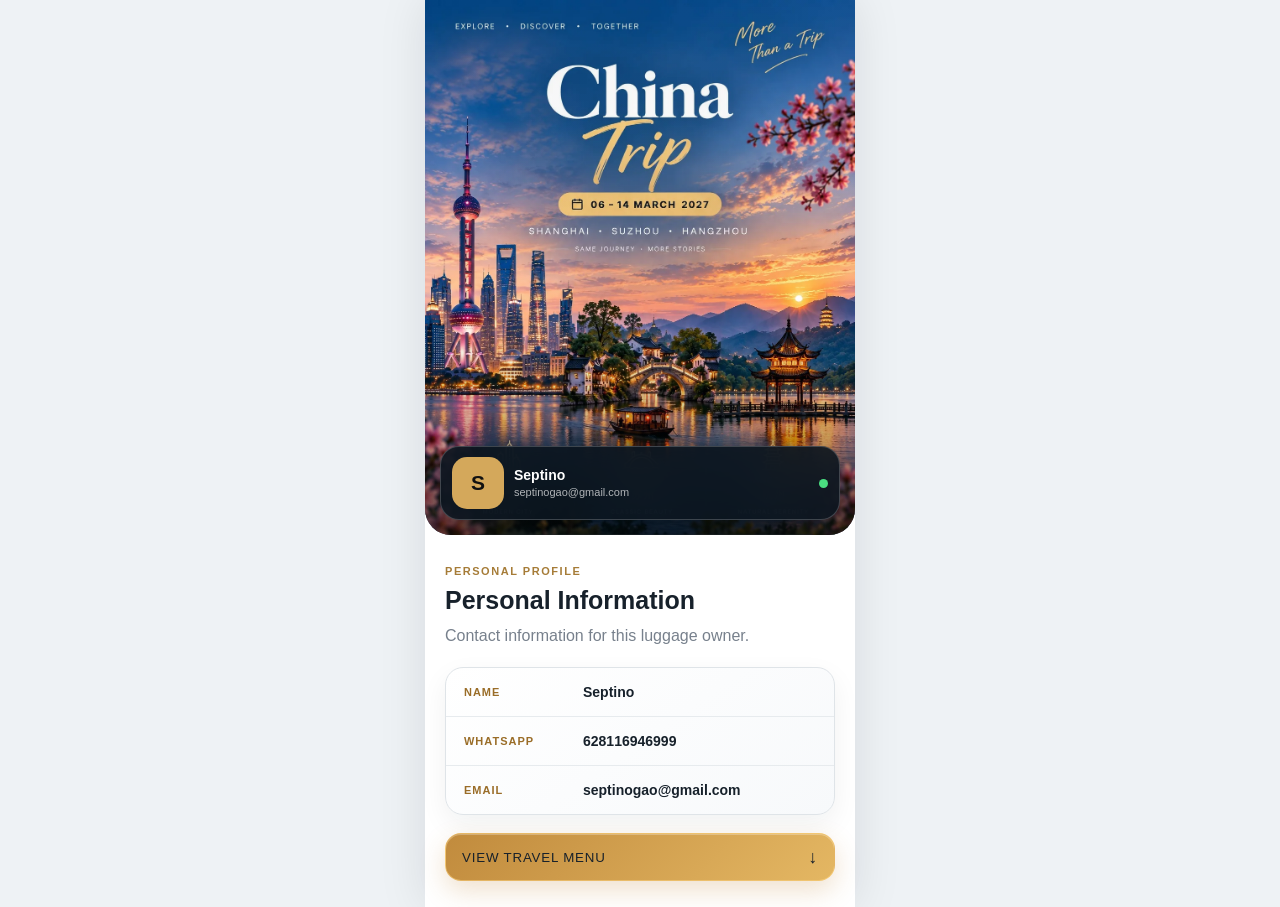
<file: index.html>
<!doctype html>
<html lang="en">
<head>
<meta charset="utf-8">
<meta name="viewport" content="width=device-width,initial-scale=1">
<meta name="theme-color" content="#111820">
<link rel="canonical" href="https://china-trip-2027.vercel.app/">
<link rel="manifest" href="manifest.webmanifest">
<link rel="preload" as="image" href="assets/china-trip-hero-v67.webp" fetchpriority="high">
<link rel="stylesheet" href="assets/style.css?v=76">
<title>China Trip 2027</title>
</head>
<body>
<main class="app">
<section class="hero hero-v30">
  <div class="hero-art" aria-label="China Trip: Shanghai, Suzhou and Hangzhou"></div>
  <div class="hero-v30-content">
    <div class="profile profile-trigger" id="profileCard">
      <div class="avatar" id="travelerInitial">T</div>
      <div class="profile-copy">
        <strong id="travelerName">Traveler</strong>
        <span id="travelerEmail">Email not set</span>
      </div>
      <span class="status"></span>
      <span class="profile-chevron" aria-hidden="true">⌄</span>
    </div>
  </div>
</section>

<section class="section personal-section">
  <span class="eyebrow">Personal profile</span>
  <h3>Personal Information</h3>
  <p class="lead">Contact information for this luggage owner.</p>
  <div class="nfc-card">
    <div class="nfc-row"><span class="nfc-label">Name</span><strong id="personalName">Traveler</strong></div>
    <div class="nfc-row"><span class="nfc-label">WhatsApp</span><a id="personalWhatsapp" href="#" rel="noopener">Not set</a></div>
    <div class="nfc-row"><span class="nfc-label">Email</span><a id="personalEmail" href="#">Not set</a></div>
  </div>
  <button class="travel-menu-button" id="travelMenuButton" type="button" aria-expanded="false" aria-controls="travelMenuSection">
    <span>View Travel Menu</span><span aria-hidden="true">↓</span>
  </button>
</section>

<section class="section alt travel-menu-section" id="travelMenuSection" hidden>
  <span class="eyebrow">Travel tools</span>
  <h3>Travel Menu</h3>
  <p class="lead">Quick access to all your travel essentials.</p>
  <div class="menu">
    <a data-page="itinerary.html"><span class="icon">🗓️</span><span><strong>Itinerary</strong><small>Daily travel schedule</small></span><span class="arrow">›</span></a>
    <a data-page="flight.html"><span class="icon">✈️</span><span><strong>Flight</strong><small>Flight details</small></span><span class="arrow">›</span></a>
    <a data-page="hotel.html"><span class="icon">🏨</span><span><strong>Hotel</strong><small>Hotel and room assignments</small></span><span class="arrow">›</span></a>
    <a data-page="hsr.html"><span class="icon">🚄</span><span><strong>High Speed Rail</strong><small>Intercity travel schedule</small></span><span class="arrow">›</span></a>
    <a data-page="trip-info.html"><span class="icon">🇨🇳</span><span><strong>Trip Info</strong><small>Important information during the trip</small></span><span class="arrow">›</span></a>
  </div>
</section>
</main>

<script src="assets/supabase-config.js"></script>
<script src="assets/supabase-data.js"></script>
<script src="assets/app.js"></script>
<script>initHome()</script>
</body>
</html>
</file>
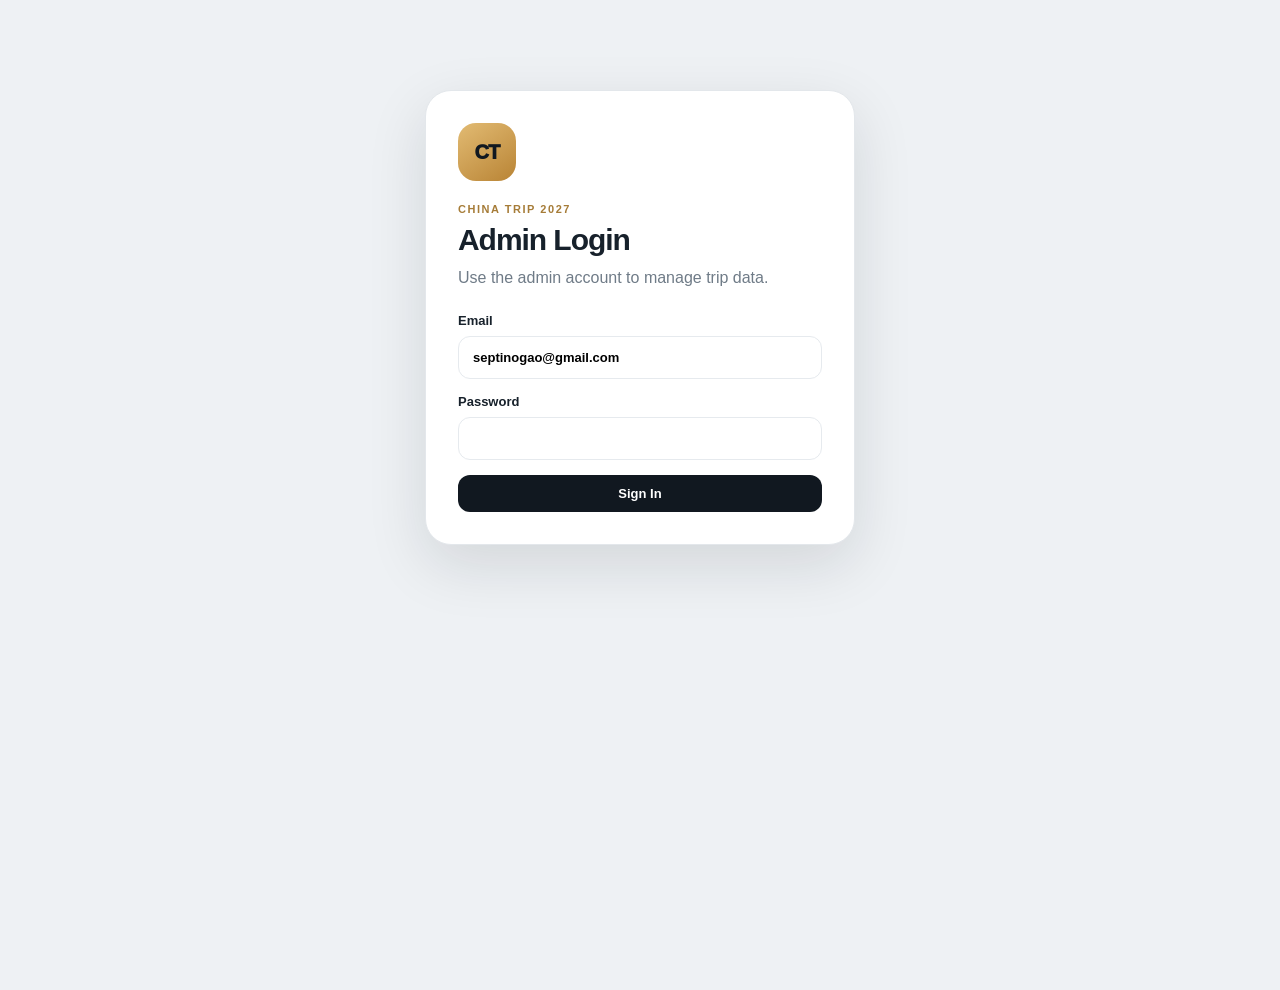
<file: admin.html>
<!doctype html>
<html lang="en">
<head>
<meta charset="utf-8">
<meta name="viewport" content="width=device-width,initial-scale=1">
<meta name="theme-color" content="#111820">
<link rel="stylesheet" href="assets/style.css?v=77">
<title>Admin — China Trip 2027</title>
</head>
<body class="simple-admin-body admin-guest">
<main class="simple-admin-shell">
  <section id="loginPanel" class="simple-login-card">
    <div class="simple-login-logo">CT</div>
    <span class="eyebrow">China Trip 2027</span>
    <h1>Admin Login</h1>
    <p class="lead">Use the admin account to manage trip data.</p>
    <form id="loginForm" class="admin-form">
      <label>Email
        <input id="adminEmail" type="email" autocomplete="username" value="septinogao@gmail.com" required>
      </label>
      <label>Password
        <input id="adminPassword" type="password" autocomplete="current-password" required>
      </label>
      <button class="admin-primary" type="submit">Sign In</button>
      <p id="loginError" class="admin-error" hidden></p>
    </form>
  </section>

  <section id="adminPanel" class="simple-admin-app" hidden>
    <aside class="simple-admin-sidebar">
      <div class="simple-admin-brand">
        <div class="simple-brand-icon">CT</div>
        <div><strong>China Trip</strong><small>Admin 2027</small></div>
      </div>
      <nav id="adminTabs" class="simple-admin-menu"></nav>
      <div class="simple-admin-sidebar-bottom">
        <a href="index.html" class="simple-side-link">🌐 View Website</a>
        <button id="logoutBtn" class="simple-side-link">↪ Sign Out</button>
      </div>
    </aside>

    <section class="simple-admin-main">
      <header class="simple-admin-topbar">
        <div>
          <span id="editorCategory" class="eyebrow">Home</span>
          <h1 id="editorTitle">Dashboard</h1>
          <p id="editorDescription" class="lead">Choose a section to edit.</p>
        </div>
        <div class="publish-area">
 <span id="draftCount" class="draft-count" hidden>0 changes</span>
 <button id="publishBtn" class="publish-button" type="button">Publish</button>
 <span id="saveStatus" class="simple-save-status">Ready</span>
</div>
      </header>

      <section class="simple-editor-card">
        <div id="formEditor" class="cms-form-editor"></div>
        <div id="editorActions" class="simple-sticky-actions">
          <button id="saveBtn" class="admin-primary">Save Draft</button>
          <button id="reloadBtn" class="admin-secondary">Discard Changes</button>
        </div>
      </section>

      <section id="backupPanel" class="simple-backup-card">
        <details>
          <summary>Data Backup & Restore</summary>
          <p class="lead">Download a backup before making major changes.</p>
          <div class="admin-actions">
            <button id="exportBtn" class="admin-secondary">Download Backup</button>
            <label class="admin-secondary file-button">Restore Backup
              <input id="importInput" type="file" accept=".json,application/json" hidden>
            </label>
          </div>
        </details>
      </section>
    </section>
  </section>
</main>
<script src="assets/admin-defaults.js"></script>
<script src="assets/supabase-config.js"></script>
<script src="assets/supabase-data.js"></script>
<script src="assets/admin.js?v=64"></script>
</body>
</html>
</file>
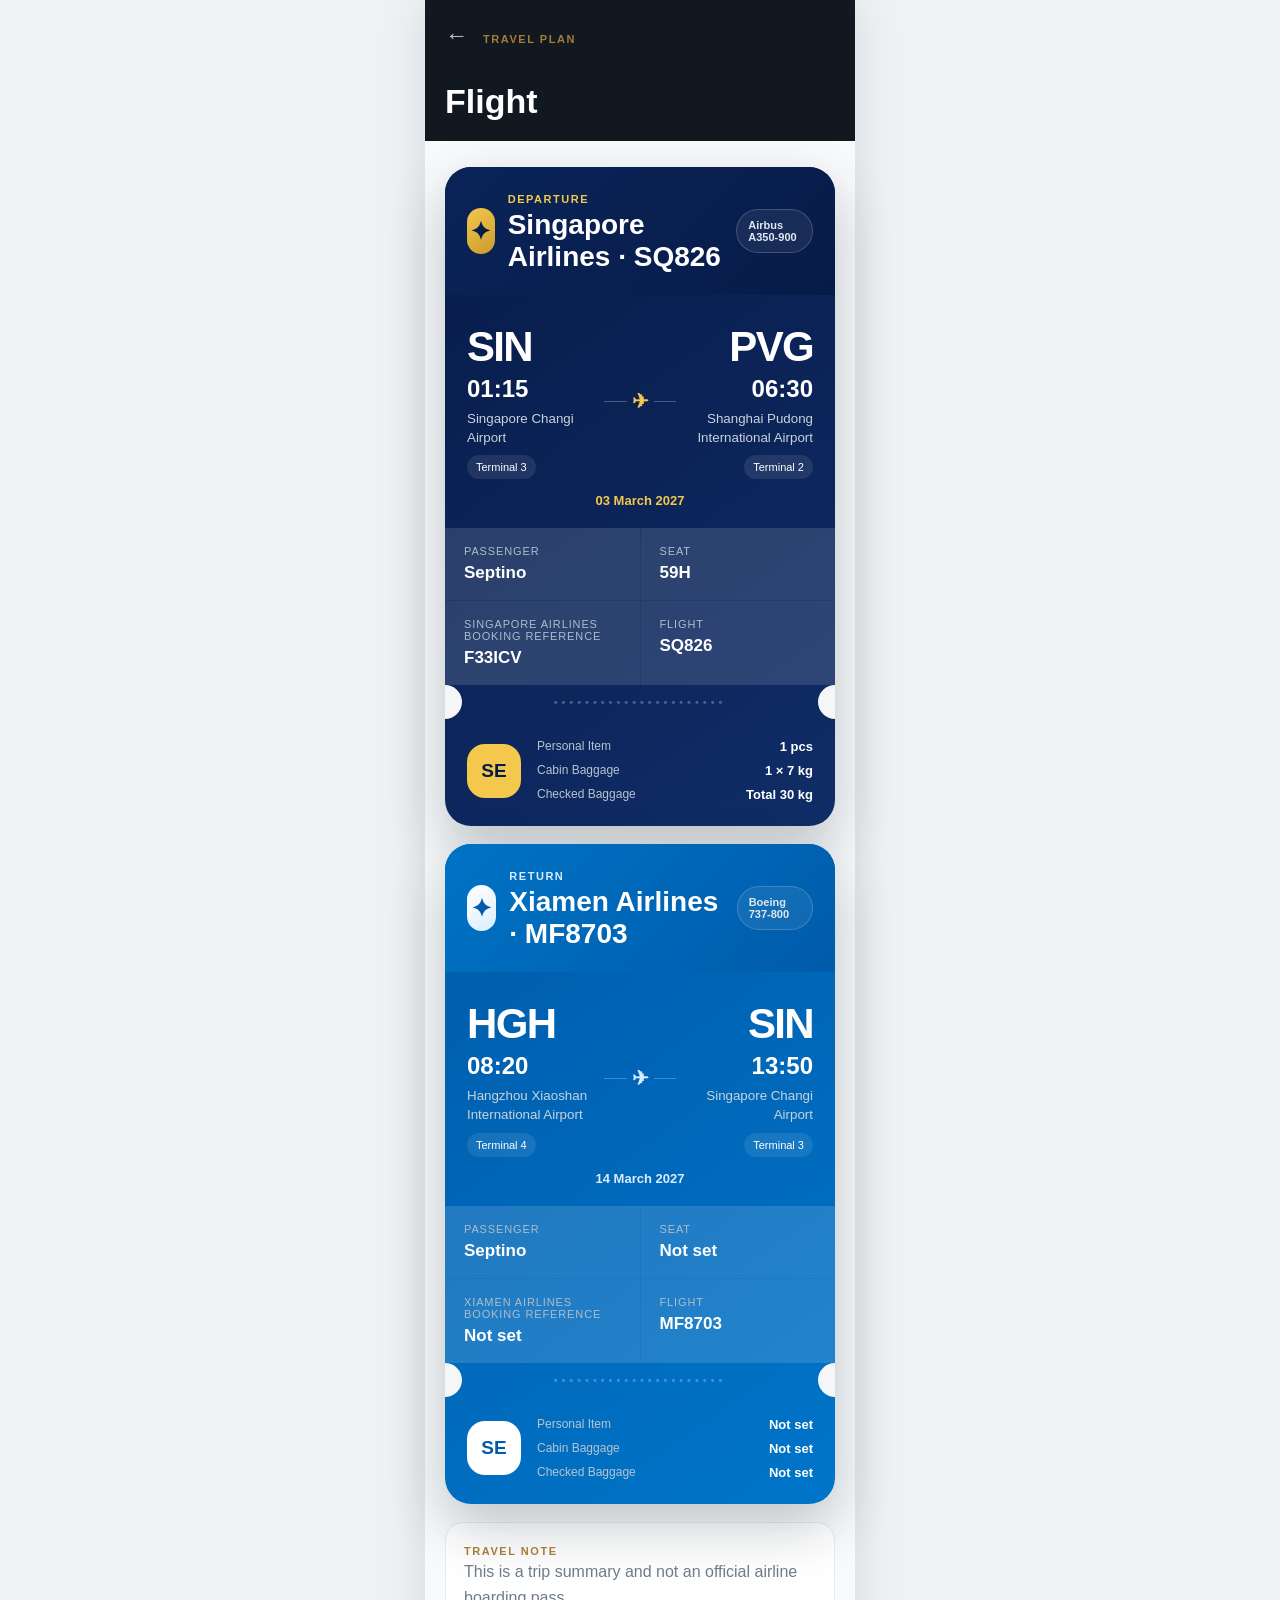
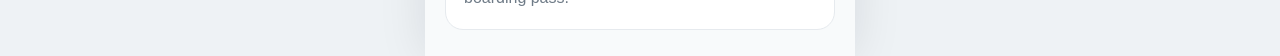
<file: flight.html>
<!doctype html><html lang="en"><head><meta charset="utf-8"><meta name="viewport" content="width=device-width,initial-scale=1"><link rel="stylesheet" href="assets/style.css?v=76"><title>Flight</title></head><body><main class="app"><header class="page-head"><a class="back icon-back" href="javascript:history.back()" aria-label="Back" title="Back">←</a><span class="eyebrow">Travel Plan</span><h1>Flight</h1></header><section class="section alt" id="content"></section><footer>China Trip 2027</footer></main><script src="assets/supabase-config.js"></script><script src="assets/supabase-data.js"></script><script src="assets/app.js"></script><script>renderFlights()</script></body></html>
</file>
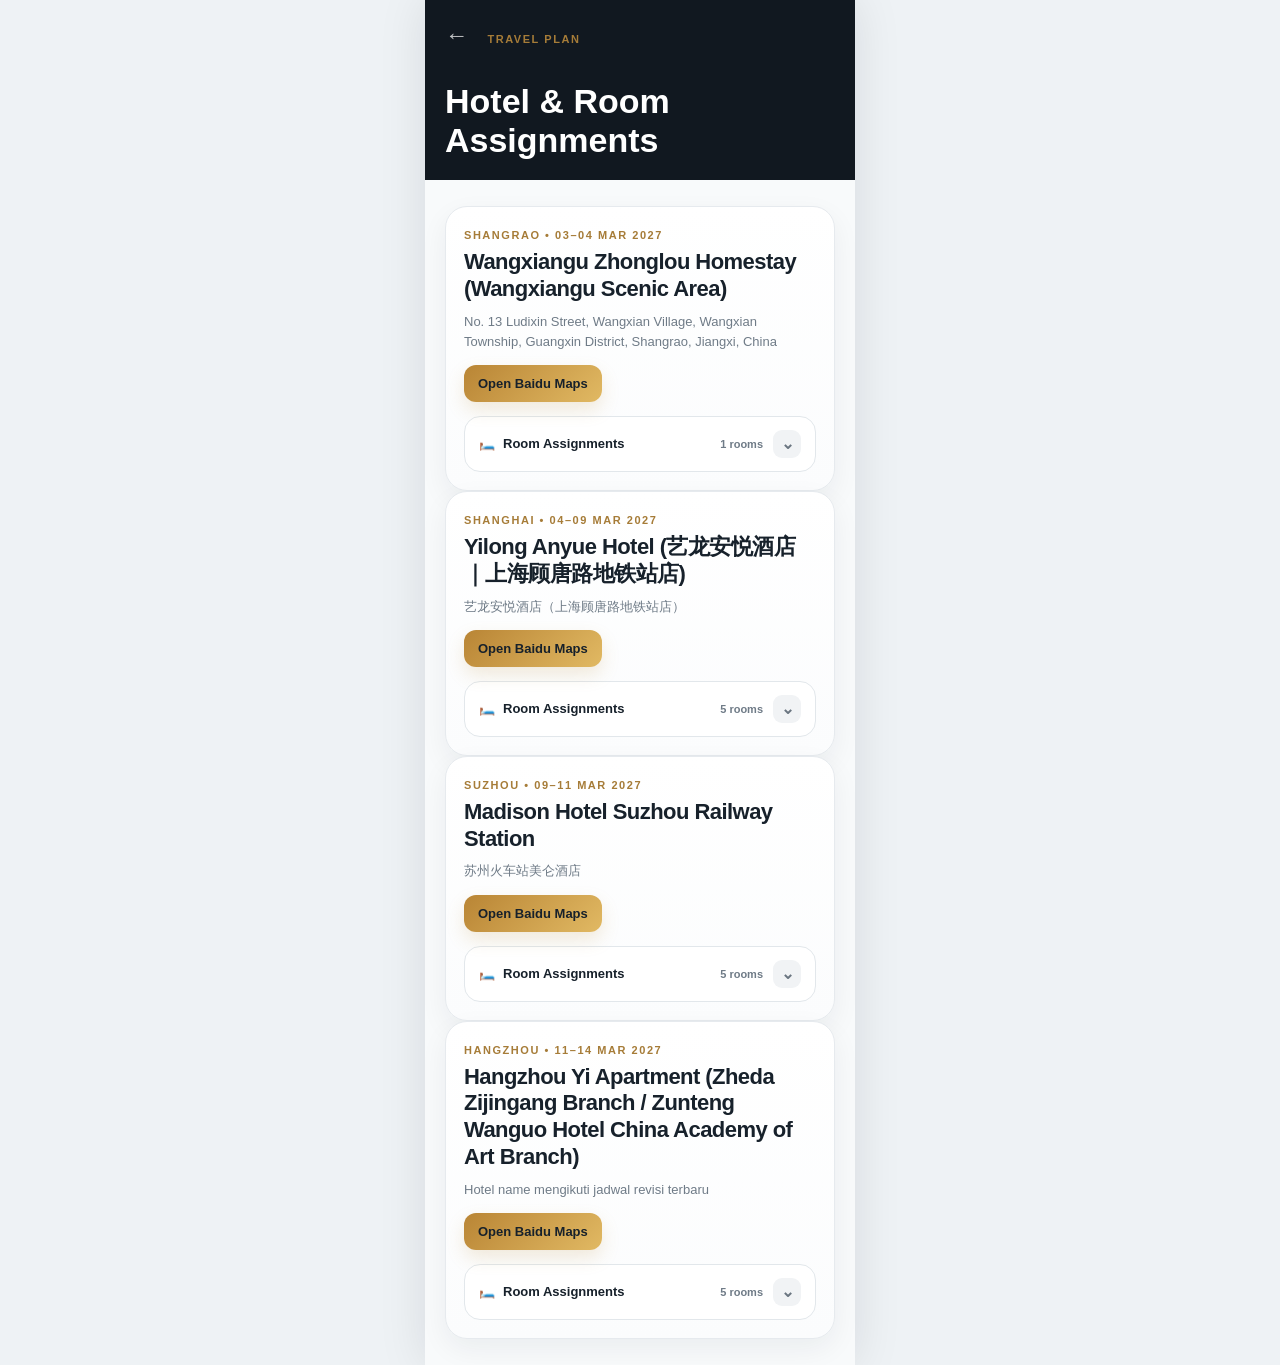
<file: hotel.html>
<!doctype html>
<html lang="en">
<head>
  <meta charset="utf-8">
  <meta name="viewport" content="width=device-width,initial-scale=1">
  <link rel="stylesheet" href="assets/style.css?v=41">
  <title>Hotel & Room Assignments</title>
</head>
<body>
  <main class="app">
    <header class="page-head">
      <a class="back icon-back" href="javascript:history.back()" aria-label="Back" title="Back">←</a>
      <span class="eyebrow">Travel Plan</span>
      <h1>Hotel & Room Assignments</h1>
    </header>
    <section class="section alt" id="content"></section>
    <footer>China Trip 2027</footer>
  </main>

  <script src="assets/supabase-config.js"></script>
  <script src="assets/supabase-data.js"></script>
  <script src="assets/app.js?v=41"></script>
  <script>renderHotel()</script>
</body>
</html>
</file>
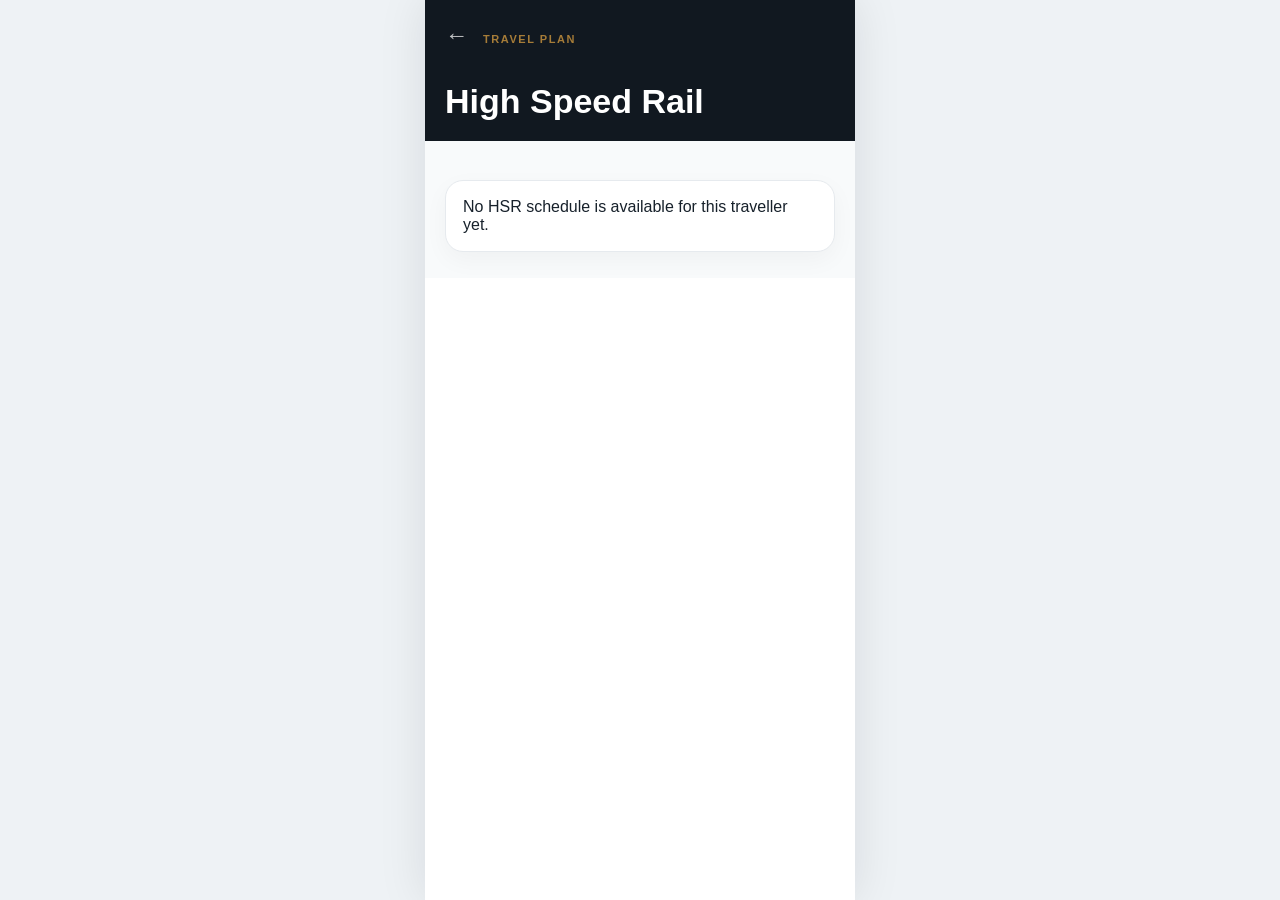
<file: hsr.html>
<!doctype html><html lang="en"><head><meta charset="utf-8"><meta name="viewport" content="width=device-width,initial-scale=1"><link rel="stylesheet" href="assets/style.css?v=76"><title>High Speed Rail</title></head><body><main class="app"><header class="page-head"><a class="back icon-back" href="javascript:history.back()" aria-label="Back" title="Back">←</a><span class="eyebrow">Travel Plan</span><h1>High Speed Rail</h1></header><section class="section alt" id="content"></section><footer>China Trip 2027</footer></main><script src="assets/supabase-config.js"></script><script src="assets/supabase-data.js"></script><script src="assets/app.js"></script><script>renderHSR()</script></body></html>
</file>
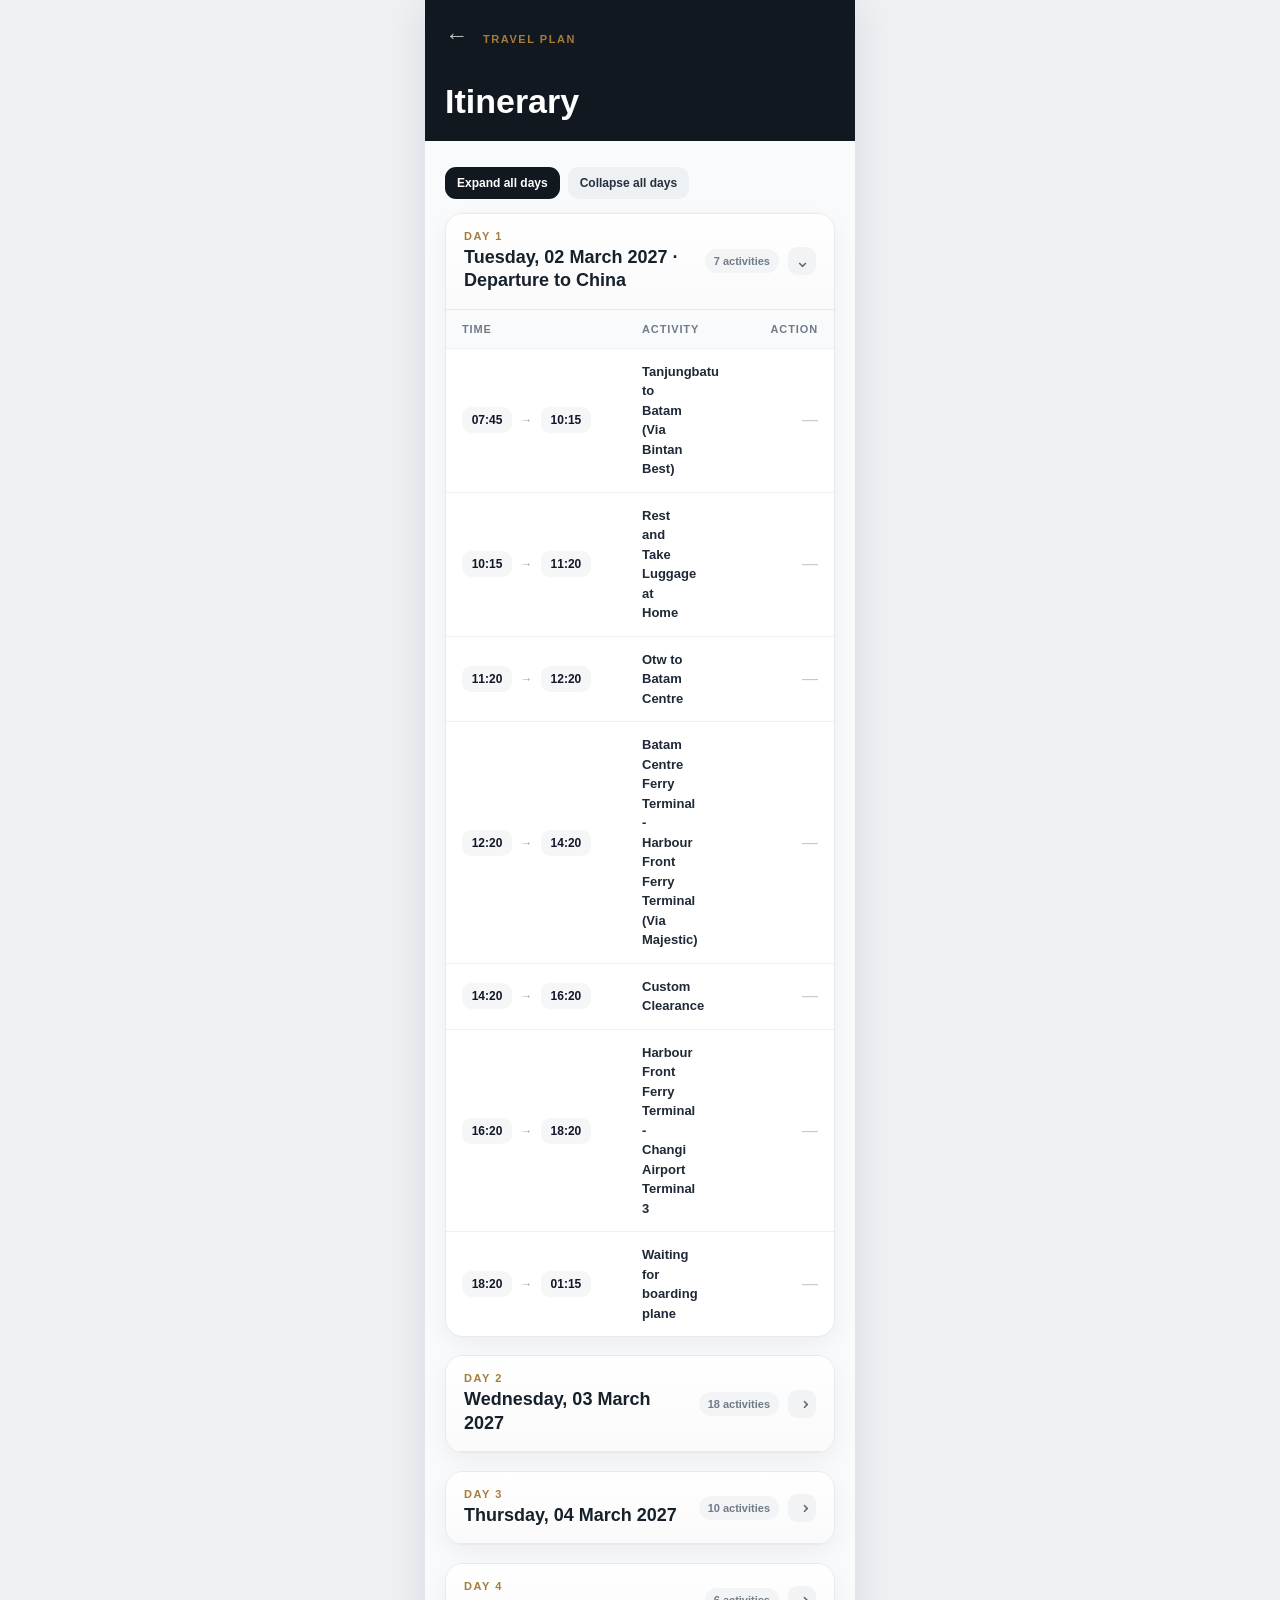
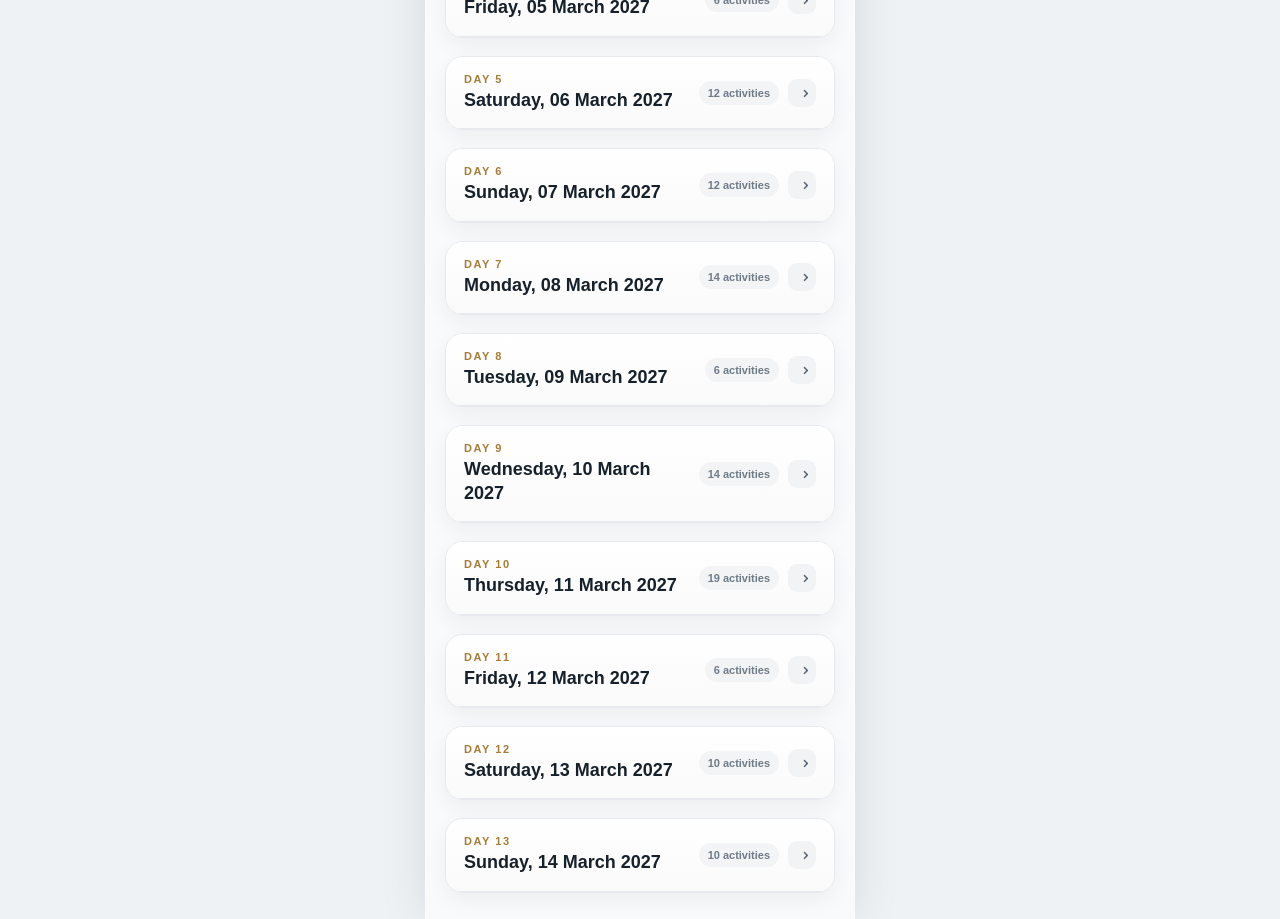
<file: itinerary.html>
<!doctype html><html lang="en"><head><meta charset="utf-8"><meta name="viewport" content="width=device-width,initial-scale=1"><link rel="stylesheet" href="assets/style.css?v=76"><title>Itinerary</title></head><body><main class="app"><header class="page-head"><a class="back icon-back" href="javascript:history.back()" aria-label="Back" title="Back">←</a><span class="eyebrow">TRAVEL PLAN</span><h1>Itinerary</h1></header><section class="section alt" id="content"></section><footer>Explore · Together · Create Memories</footer></main><script src="assets/supabase-config.js"></script><script src="assets/supabase-data.js"></script><script src="assets/app.js"></script><script>renderItinerary()</script></body></html>
</file>
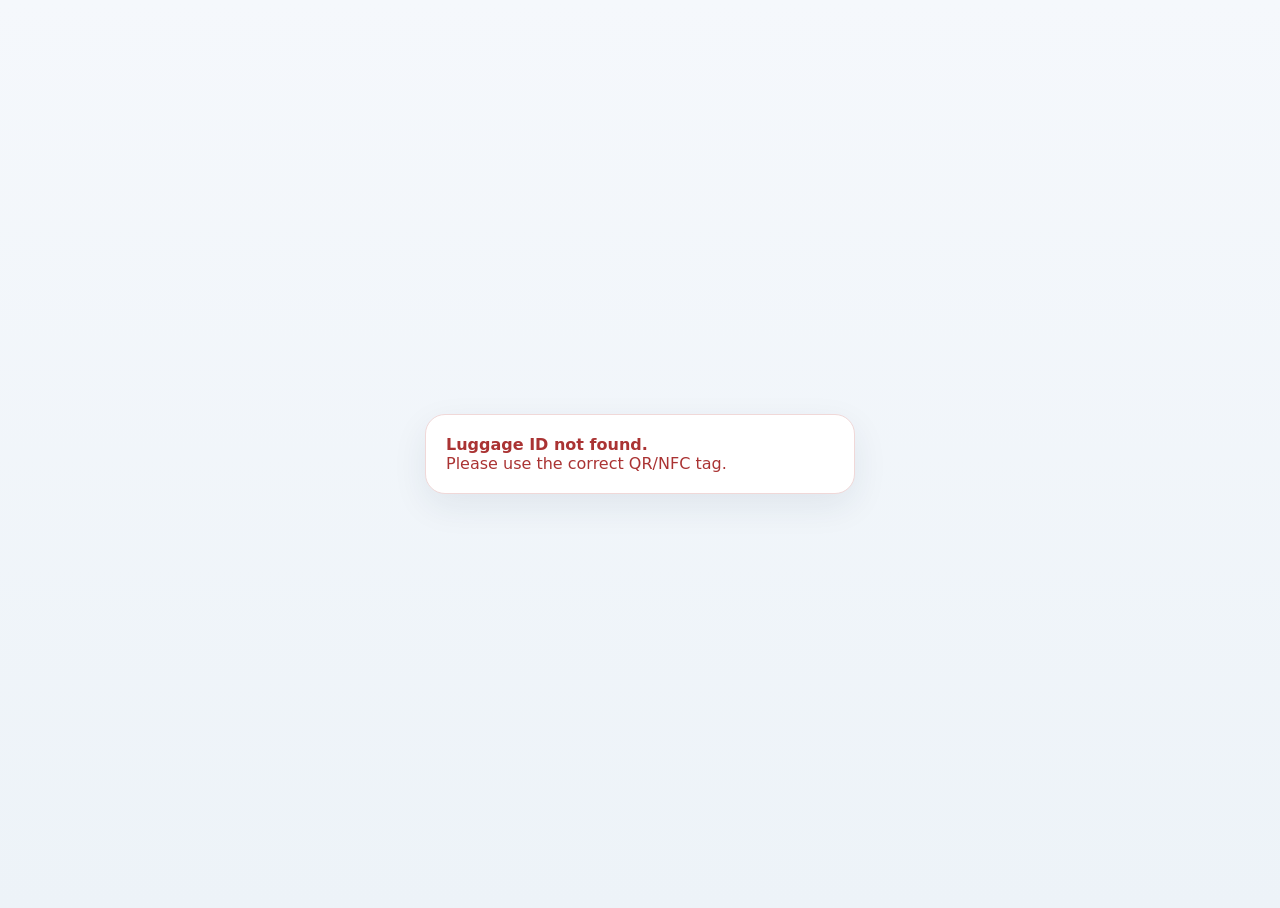
<file: luggage.html>
<!doctype html>
<html lang="en">
<head>
<meta charset="utf-8">
<meta name="viewport" content="width=device-width,initial-scale=1,viewport-fit=cover">
<meta name="theme-color" content="#12345b">
<link rel="manifest" href="manifest.webmanifest">
<link rel="stylesheet" href="assets/style.css?v=76">
<title>Luggage Contact</title>
<style>
:root{--ink:#102542;--muted:#72839a;--line:#e5edf4;--soft:#f4f8fc;--green:#19ad70;--green-dark:#11915d}
*{box-sizing:border-box}
html,body{margin:0;width:100%;min-height:100%;font-family:Inter,ui-sans-serif,system-ui,-apple-system,BlinkMacSystemFont,"Segoe UI",sans-serif;color:var(--ink);-webkit-font-smoothing:antialiased}
body{background:linear-gradient(180deg,#f5f8fc 0%,#edf3f8 100%);padding:16px}
.luggage-shell{width:100%;min-height:calc(100svh - 32px);max-width:430px;margin:auto;display:flex;align-items:center;justify-content:center}
.luggage-card{width:100%;min-height:0;background:transparent;overflow:visible}
.contact-card{background:rgba(255,255,255,.98);border:1px solid rgba(16,37,66,.07);border-radius:28px;padding:22px 18px 18px;box-shadow:0 22px 55px rgba(20,50,80,.13),0 4px 14px rgba(20,50,80,.05)}
.contact-top{display:flex;gap:13px;align-items:flex-start;margin-bottom:17px}
.contact-icon{width:54px;height:54px;flex:0 0 54px;border-radius:18px;display:grid;place-items:center;background:linear-gradient(145deg,#eaf4ff,#dcecfb);font-size:25px;box-shadow:inset 0 1px 0 #fff}
.contact-eyebrow{font-size:9px;font-weight:900;letter-spacing:.18em;color:#7890aa;margin:1px 0 5px}
.luggage-title{margin:0;font-size:clamp(22px,6vw,29px);line-height:1.04;letter-spacing:-.045em;font-weight:900;color:var(--ink)}
.luggage-sub{margin:7px 0 0;color:var(--muted);font-size:11.5px;line-height:1.4}
.luggage-grid{display:grid;gap:8px}.luggage-row{display:flex;align-items:center;gap:11px;padding:9px 10px;border:1px solid var(--line);border-radius:16px;background:linear-gradient(135deg,#f8fbfe,#f0f6fb);min-height:55px}.luggage-row-icon{width:36px;height:36px;flex:0 0 36px;border-radius:50%;display:grid;place-items:center;background:#e5f0fa;font-size:17px}.luggage-row-content{min-width:0}.luggage-label{display:block;font-size:8px;text-transform:uppercase;letter-spacing:.16em;color:#7a8ba0;font-weight:900;margin-bottom:3px}.luggage-value{font-size:13px;line-height:1.18;font-weight:850;overflow-wrap:anywhere;color:#142b48}
.contact-actions{display:grid;gap:8px;margin-top:11px}.luggage-btn{margin-top:0;width:100%;min-height:49px;display:flex;align-items:center;justify-content:center;gap:9px;border-radius:16px;text-decoration:none;font-size:14px;font-weight:900;color:#fff;background:linear-gradient(135deg,var(--green),var(--green-dark));box-shadow:0 10px 22px rgba(25,173,112,.23);transition:transform .15s ease,box-shadow .15s ease}.luggage-btn:active{transform:scale(.985);box-shadow:0 6px 14px rgba(25,173,112,.2)}.luggage-btn b{font-size:24px;font-weight:500;line-height:0;margin-left:2px}.email-btn{background:linear-gradient(135deg,#2388e8,#1769c2);box-shadow:0 10px 22px rgba(35,136,232,.20)}.email-mark{width:27px;height:27px;border:2px solid #fff;border-radius:50%;display:grid;place-items:center;font-size:14px;line-height:1}.wa-mark{width:27px;height:27px;border:2px solid #fff;border-radius:50%;display:grid;place-items:center;font-size:15px;line-height:1}
.contact-note{margin-top:10px;text-align:center;color:#91a0b1;font-size:8.5px;line-height:1.35}
.luggage-error{background:#fff;border:1px solid #f0d8d8;border-radius:20px;padding:20px;color:#a33;box-shadow:0 12px 35px rgba(20,50,80,.08)}.luggage-loading{padding:30px;text-align:center;color:#64748b}
@media (max-height:720px){body{padding:10px}.luggage-shell{min-height:calc(100svh - 20px)}.contact-card{padding:16px 14px 13px;border-radius:23px}.contact-top{gap:10px;margin-bottom:11px}.contact-icon{width:44px;height:44px;flex-basis:44px;border-radius:14px;font-size:21px}.contact-eyebrow{font-size:7px;margin-bottom:3px}.luggage-title{font-size:20px}.luggage-sub{font-size:9.5px;margin-top:4px}.luggage-grid{gap:5px}.luggage-row{min-height:42px;padding:6px 8px;border-radius:12px;gap:8px}.luggage-row-icon{width:29px;height:29px;flex-basis:29px;font-size:14px}.luggage-label{font-size:6.5px;margin-bottom:1px}.luggage-value{font-size:10.5px}.contact-actions{gap:5px;margin-top:7px}.luggage-btn{margin-top:0;min-height:39px;border-radius:12px;font-size:11px}.luggage-btn b{font-size:19px}.email-mark{width:22px;height:22px;font-size:11px}.wa-mark{width:22px;height:22px;font-size:12px}.contact-note{margin-top:6px;font-size:7px}}
@media (min-width:700px){body{padding:20px}.luggage-shell{max-width:430px}}
</style>
</head>
<body>
<main class="luggage-shell"><section id="luggageContent" class="luggage-card"><div class="luggage-loading">Loading luggage information…</div></section></main>
<script src="assets/supabase-config.js"></script>
<script src="assets/supabase-data.js"></script>
<script src="assets/luggage.js?v=64"></script>
</body>
</html>
</file>
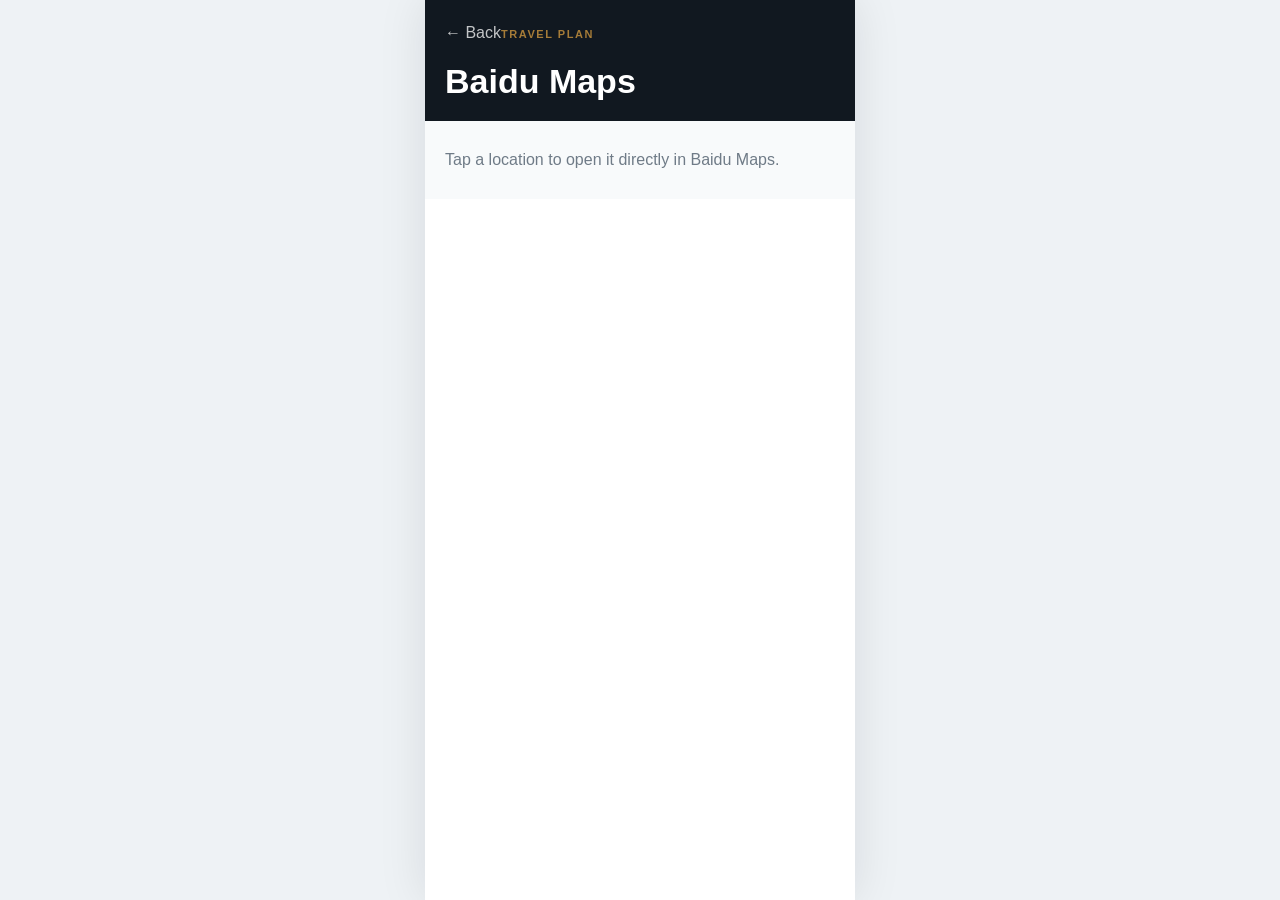
<file: maps.html>
<!doctype html><html lang="en"><head><meta charset="utf-8"><meta name="viewport" content="width=device-width,initial-scale=1"><link rel="stylesheet" href="assets/style.css?v=76"><title>Baidu Maps</title></head><body><main class="app"><header class="page-head"><a class="back" href="javascript:history.back()">← Back</a><span class="eyebrow">Travel Plan</span><h1>Baidu Maps</h1></header><section class="section alt"><p class="lead">Tap a location to open it directly in Baidu Maps.</p><div id="content"></div></section><footer>China Trip 2027</footer></main><script src="assets/supabase-config.js"></script><script src="assets/supabase-data.js"></script><script src="assets/app.js"></script><script>renderMaps()</script></body></html>
</file>
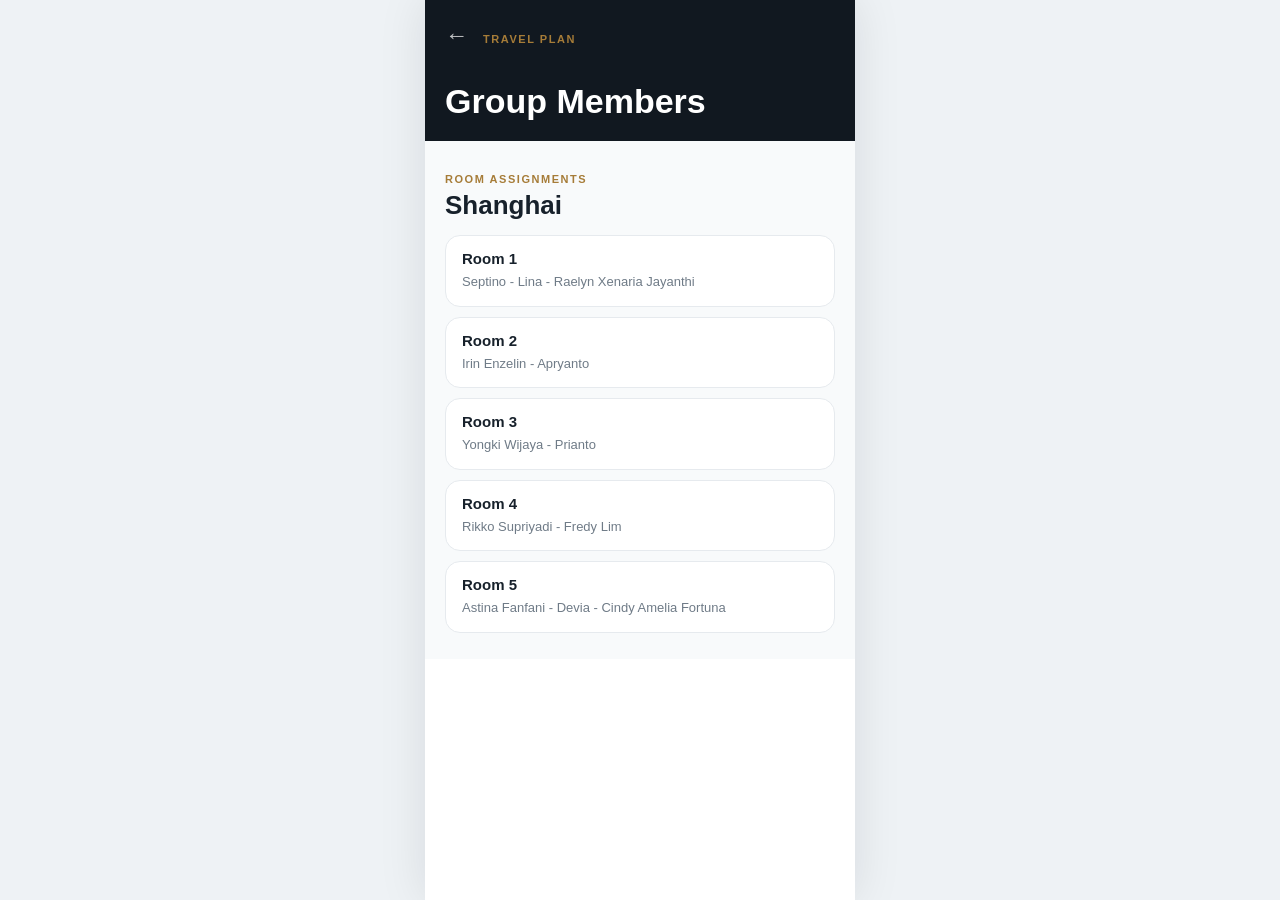
<file: members.html>
<!doctype html><html lang="en"><head><meta charset="utf-8"><meta name="viewport" content="width=device-width,initial-scale=1"><link rel="stylesheet" href="assets/style.css?v=76"><title>Group Members</title></head><body><main class="app"><header class="page-head"><a class="back icon-back" href="javascript:history.back()" aria-label="Back" title="Back">←</a><span class="eyebrow">Travel Plan</span><h1>Group Members</h1></header><section class="section alt" id="content"></section><footer>China Trip 2027</footer></main><script src="assets/supabase-config.js"></script><script src="assets/supabase-data.js"></script><script src="assets/app.js"></script><script>renderMembers()</script></body></html>
</file>
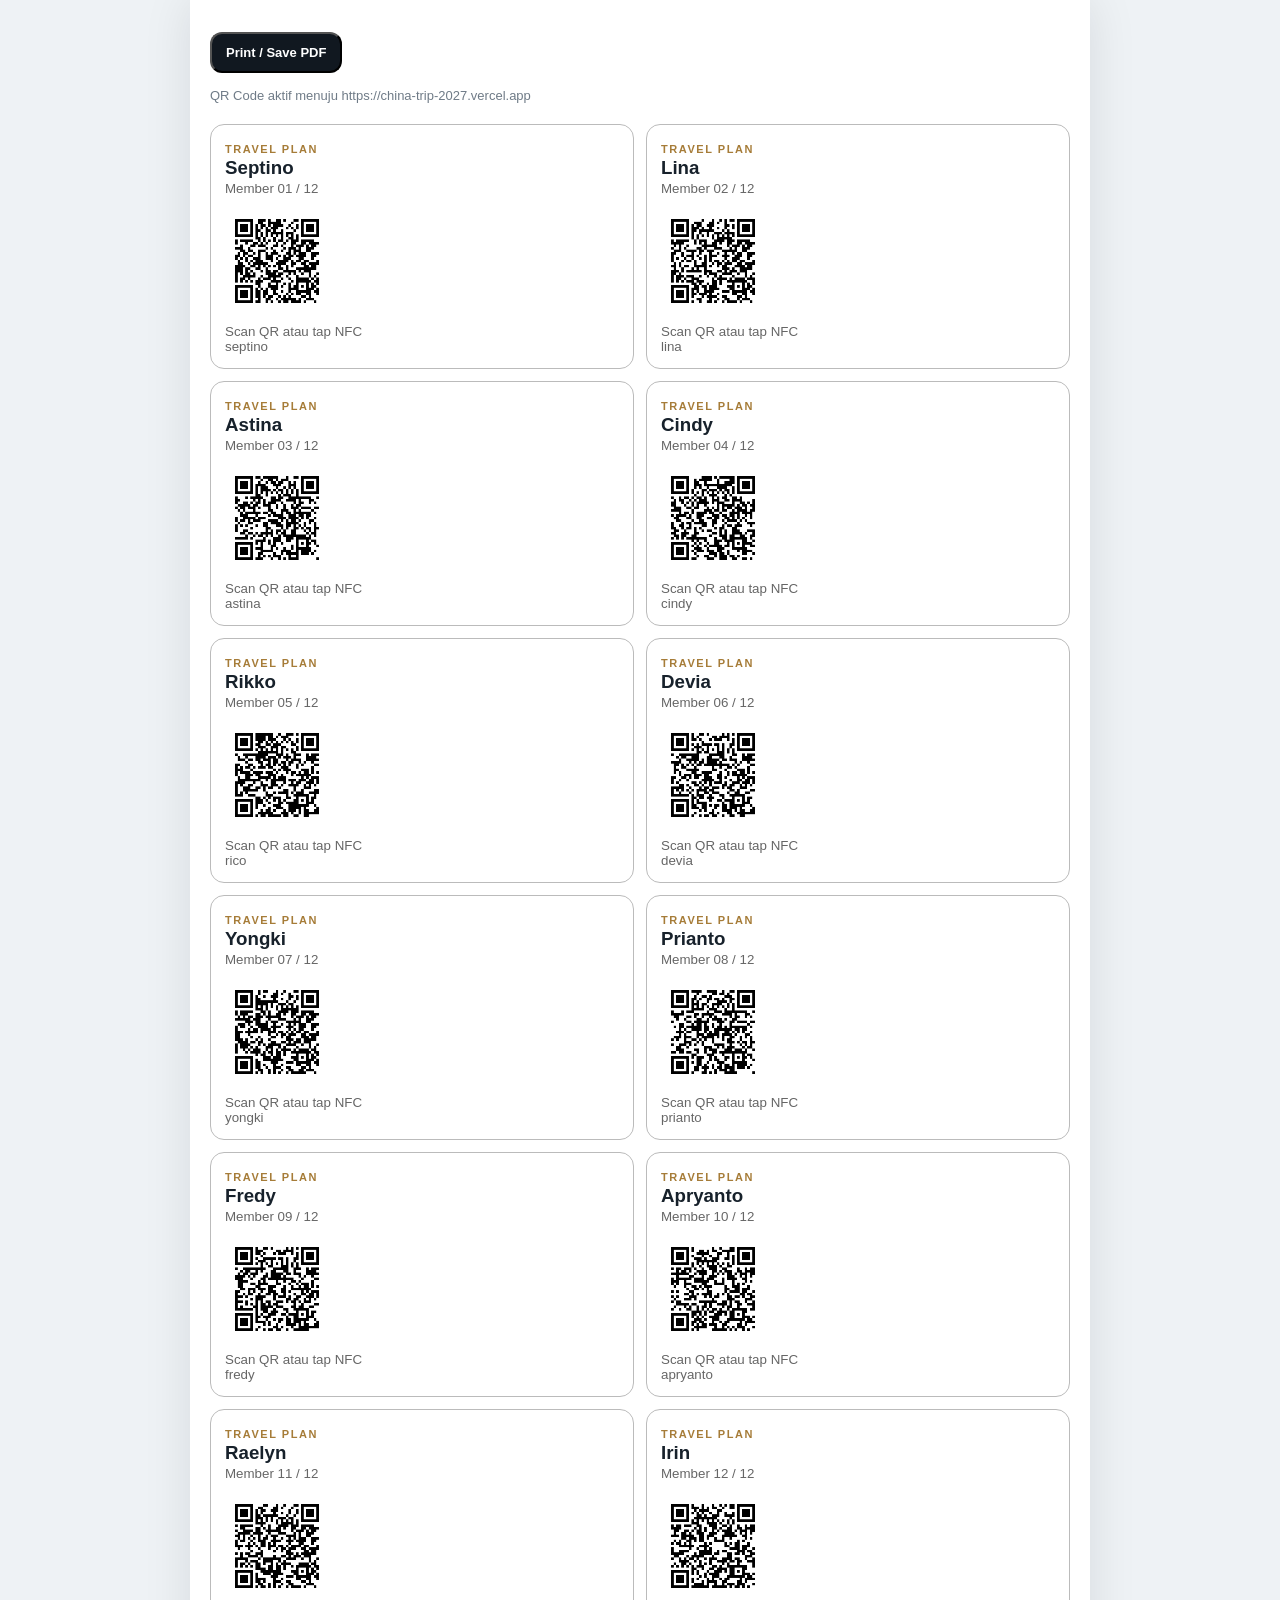
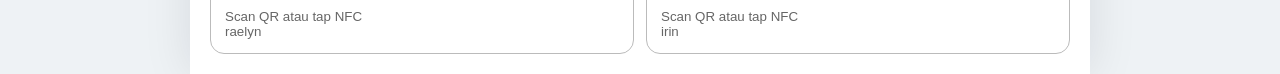
<file: travel-pass-cards.html>
<!doctype html><html lang="en"><head><meta charset="utf-8"><link rel="stylesheet" href="assets/style.css?v=76"><title>Travel Pass Cards</title></head><body><main class="app" style="max-width:900px;padding:20px"><div class="no-print" style="margin-bottom:18px"><button class="btn" onclick="print()">Print / Save PDF</button><p class="meta">QR Code aktif menuju https://china-trip-2027.vercel.app</p></div><div class="print-grid"><section class="pass"><div><span class="eyebrow">Travel Plan</span><h3>Septino</h3><small>Member 01 / 12</small></div><img src="qr/septino.png" alt="QR Septino"><small>Scan QR atau tap NFC<br>septino</small></section><section class="pass"><div><span class="eyebrow">Travel Plan</span><h3>Lina</h3><small>Member 02 / 12</small></div><img src="qr/lina.png" alt="QR Lina"><small>Scan QR atau tap NFC<br>lina</small></section><section class="pass"><div><span class="eyebrow">Travel Plan</span><h3>Astina</h3><small>Member 03 / 12</small></div><img src="qr/astina.png" alt="QR Astina"><small>Scan QR atau tap NFC<br>astina</small></section><section class="pass"><div><span class="eyebrow">Travel Plan</span><h3>Cindy</h3><small>Member 04 / 12</small></div><img src="qr/cindy.png" alt="QR Cindy"><small>Scan QR atau tap NFC<br>cindy</small></section><section class="pass"><div><span class="eyebrow">Travel Plan</span><h3>Rikko</h3><small>Member 05 / 12</small></div><img src="qr/rico.png" alt="QR Rico"><small>Scan QR atau tap NFC<br>rico</small></section><section class="pass"><div><span class="eyebrow">Travel Plan</span><h3>Devia</h3><small>Member 06 / 12</small></div><img src="qr/devia.png" alt="QR Devia"><small>Scan QR atau tap NFC<br>devia</small></section><section class="pass"><div><span class="eyebrow">Travel Plan</span><h3>Yongki</h3><small>Member 07 / 12</small></div><img src="qr/yongki.png" alt="QR Yongki"><small>Scan QR atau tap NFC<br>yongki</small></section><section class="pass"><div><span class="eyebrow">Travel Plan</span><h3>Prianto</h3><small>Member 08 / 12</small></div><img src="qr/prianto.png" alt="QR Prianto"><small>Scan QR atau tap NFC<br>prianto</small></section><section class="pass"><div><span class="eyebrow">Travel Plan</span><h3>Fredy</h3><small>Member 09 / 12</small></div><img src="qr/fredy.png" alt="QR Fredy"><small>Scan QR atau tap NFC<br>fredy</small></section><section class="pass"><div><span class="eyebrow">Travel Plan</span><h3>Apryanto</h3><small>Member 10 / 12</small></div><img src="qr/apryanto.png" alt="QR Apryanto"><small>Scan QR atau tap NFC<br>apryanto</small></section><section class="pass"><div><span class="eyebrow">Travel Plan</span><h3>Raelyn</h3><small>Member 11 / 12</small></div><img src="qr/raelyn.png" alt="QR Raelyn"><small>Scan QR atau tap NFC<br>raelyn</small></section><section class="pass"><div><span class="eyebrow">Travel Plan</span><h3>Irin</h3><small>Member 12 / 12</small></div><img src="qr/irin.png" alt="QR Irin"><small>Scan QR atau tap NFC<br>irin</small></section></div></main></body></html>
</file>
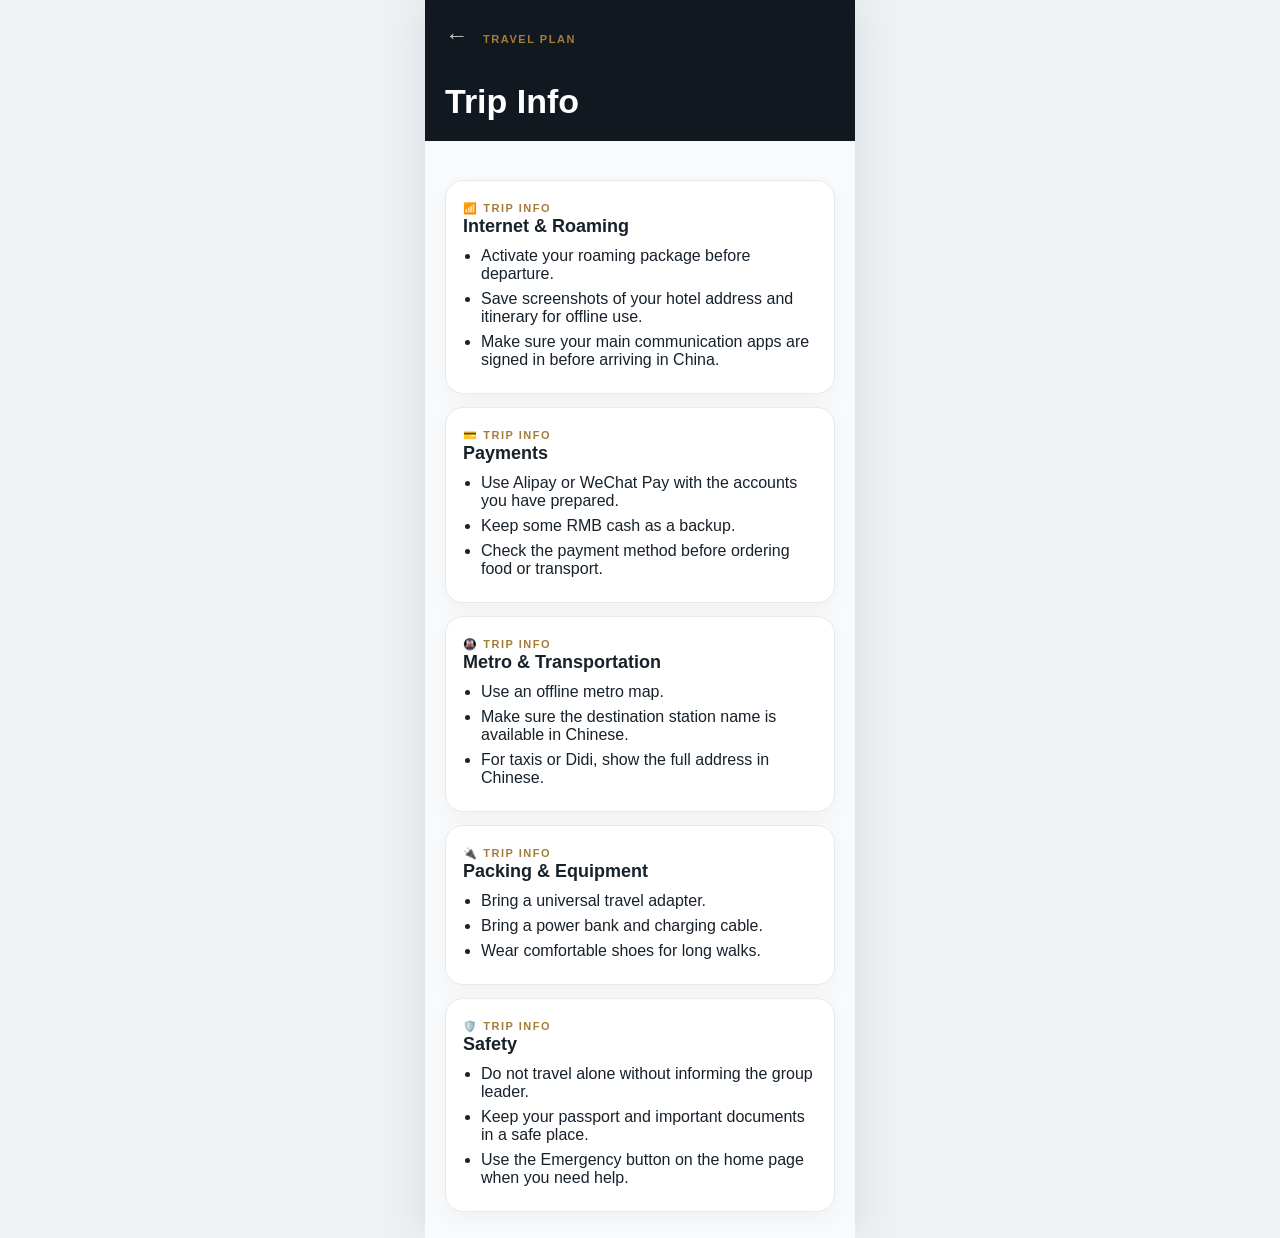
<file: trip-info.html>
<!doctype html><html lang="en"><head><meta charset="utf-8"><meta name="viewport" content="width=device-width,initial-scale=1"><link rel="stylesheet" href="assets/style.css?v=76"><title>Trip Info</title></head><body><main class="app"><header class="page-head"><a class="back icon-back" href="javascript:history.back()" aria-label="Back" title="Back">←</a><span class="eyebrow">Travel Plan</span><h1>Trip Info</h1></header><section class="section alt" id="content"></section><footer>China Trip 2027</footer></main><script src="assets/supabase-config.js"></script><script src="assets/supabase-data.js"></script><script src="assets/app.js"></script><script>renderTripInfo()</script></body></html>
</file>
<file: assets/style.css>
:root{
  --bg:#f4f6f8;--card:#fff;--ink:#17212b;--muted:#6f7b87;--line:#e6eaee;
  --gold:#d4a85b;--dark:#111820;--radius:22px;--shadow:0 14px 40px rgba(17,24,32,.09)
}
*{box-sizing:border-box}html{scroll-behavior:smooth}body{margin:0;font-family:Inter,ui-sans-serif,-apple-system,BlinkMacSystemFont,"Segoe UI",sans-serif;background:var(--bg);color:var(--ink)}
a{text-decoration:none;color:inherit}.app{width:100%;max-width:430px;margin:0 auto;min-height:100svh;background:#fff;box-shadow:0 0 60px rgba(0,0,0,.06)}
.hero{min-height:490px;padding:26px 22px;display:flex;flex-direction:column;justify-content:space-between;color:#fff;background:
linear-gradient(180deg,rgba(12,17,23,.16),rgba(12,17,23,.92)),
url("https://images.unsplash.com/photo-1548919973-5cef591cdbc9?auto=format&fit=crop&w=1400&q=85") center/cover}
.topbar{display:flex;justify-content:space-between;align-items:center}.pill{padding:9px 13px;border:1px solid rgba(255,255,255,.35);border-radius:999px;background:rgba(255,255,255,.10);backdrop-filter:blur(10px);font-size:11px;font-weight:800;letter-spacing:.04em}
.hero h1{font-size:54px;line-height:.95;margin:0 0 12px;letter-spacing:-.05em}.hero .sub{opacity:.82}
.profile{display:flex;align-items:center;gap:13px;padding:15px;border:1px solid rgba(255,255,255,.24);border-radius:20px;background:rgba(255,255,255,.12);backdrop-filter:blur(14px)}
.avatar{width:50px;height:50px;border-radius:16px;display:grid;place-items:center;background:var(--gold);color:#111;font-size:22px;font-weight:900}.profile h2{margin:0 0 4px;font-size:20px}.profile small{opacity:.72}.status{width:10px;height:10px;border-radius:50%;background:#4ade80;margin-left:auto}
.section{padding:26px 20px}.section.alt{background:#f8fafb}.eyebrow{text-transform:uppercase;font-size:11px;font-weight:900;letter-spacing:.14em;color:#a67c38}.section h3{font-size:25px;margin:7px 0 8px}.lead{color:var(--muted);line-height:1.65;margin:0}
.stats{display:grid;grid-template-columns:1fr 1fr;gap:12px;margin-top:18px}.stat{padding:15px;border:1px solid var(--line);border-radius:17px;background:#fff}.stat b,.stat span{display:block}.stat span{font-size:12px;color:var(--muted);margin-top:4px}
.menu{display:grid;gap:11px;margin-top:18px}.menu a,.menu button{width:100%;display:grid;grid-template-columns:46px 1fr 20px;align-items:center;gap:12px;text-align:left;padding:14px;border:1px solid var(--line);background:#fff;border-radius:17px;font:inherit;color:inherit}.icon{width:44px;height:44px;border-radius:14px;background:#f0f2f4;display:grid;place-items:center;font-size:21px}.menu strong,.menu small{display:block}.menu small{color:var(--muted);margin-top:4px}.arrow{color:#aab2ba;font-size:25px}
.card{border:1px solid var(--line);border-radius:18px;padding:17px;background:#fff;box-shadow:0 8px 24px rgba(17,24,32,.04);margin-top:13px}.card h4{margin:0 0 8px;font-size:18px}.meta{font-size:13px;color:var(--muted);line-height:1.55}.list{padding-left:18px;margin:10px 0 0}.list li{margin:7px 0}.btn{display:inline-flex;padding:11px 14px;border-radius:12px;background:var(--dark);color:white;font-weight:800;font-size:13px;margin-top:12px}.btn.gold{background:var(--gold);color:#111}
.page-head{padding:24px 20px 20px;background:var(--dark);color:white}.page-head .back{display:inline-block;margin-bottom:20px;opacity:.75}.page-head h1{margin:0;font-size:34px}
footer{text-align:center;padding:24px;color:var(--muted);font-size:12px}
.modal{position:fixed;inset:0;background:rgba(9,14,19,.72);display:grid;place-items:center;padding:20px;z-index:20}.modal[hidden]{display:none}.modal-box{width:min(100%,430px);background:#fff;border-radius:22px;padding:22px;position:relative}.close{position:absolute;right:14px;top:14px;width:34px;height:34px;border:0;border-radius:50%}
.print-grid{display:grid;grid-template-columns:repeat(2,1fr);gap:12px}.pass{border:1px solid #bbb;border-radius:14px;padding:14px;min-height:245px;display:flex;flex-direction:column;justify-content:space-between}.pass img{width:104px;height:104px}.pass h3{margin:0}.pass small{color:#666}
@media(max-width:420px){.hero h1{font-size:47px}.stats{grid-template-columns:1fr}.print-grid{grid-template-columns:1fr}}
@media print{body{background:#fff}.app{max-width:none;box-shadow:none}.no-print{display:none!important}.print-grid{grid-template-columns:repeat(2,1fr)}.pass{break-inside:avoid}}

.route-list{margin-top:12px}.route-item,.location-row{display:flex;align-items:center;justify-content:space-between;gap:12px;padding:13px 0;border-top:1px solid var(--line)}.route-item:first-child,.location-row:first-of-type{border-top:0}.route-item strong,.route-item small,.location-row strong,.location-row small{display:block}.route-item small,.location-row small{margin-top:4px;color:var(--muted);font-size:13px}.nav-btn{flex:0 0 auto;padding:10px 12px;border-radius:11px;background:var(--dark);color:#fff;font-size:12px;font-weight:800}.map-city{margin-bottom:27px}.map-city h3{margin:6px 0 8px}@media(max-width:390px){.route-item,.location-row{align-items:flex-start;flex-direction:column}.nav-btn{width:100%;text-align:center}}

.boarding-pass{margin-top:4px;border-radius:26px;overflow:hidden;background:linear-gradient(145deg,#0d1b2a,#13283c);color:#fff;box-shadow:0 22px 55px rgba(11,24,37,.24)}
.bp-top{display:flex;align-items:center;justify-content:space-between;gap:14px;padding:22px;background:linear-gradient(135deg,#142a3e,#0d1b2a)}
.airline-mark{display:flex;align-items:center;gap:13px}.airline-logo{width:46px;height:46px;border-radius:15px;display:grid;place-items:center;background:linear-gradient(145deg,#e0bb6e,#b98935);color:#112233;font-size:25px;font-weight:900}.airline-mark h2{margin:2px 0 0;font-size:28px}.eyebrow.light{color:#e5c98e}.aircraft-tag{padding:9px 11px;border-radius:999px;border:1px solid rgba(255,255,255,.18);font-size:11px;font-weight:800;color:#dfe8ef;background:rgba(255,255,255,.07)}
.bp-route{display:grid;grid-template-columns:1fr 72px 1fr;align-items:center;padding:28px 22px 14px}.airport-block strong{display:block;font-size:42px;letter-spacing:-.04em}.airport-block span{display:block;font-size:24px;font-weight:800;margin-top:4px}.airport-block small{display:block;color:#c8d3dc;line-height:1.4;margin-top:7px}.airport-block em{display:inline-block;margin-top:8px;padding:6px 9px;border-radius:999px;background:rgba(255,255,255,.09);font-style:normal;font-size:11px}.airport-block.right{text-align:right}.flight-line{display:flex;align-items:center;gap:5px;color:#d7b263}.flight-line span{height:1px;flex:1;background:rgba(255,255,255,.25)}.flight-line b{font-size:20px}.bp-date{text-align:center;color:#d7b263;font-weight:800;font-size:13px;padding-bottom:20px}
.bp-grid{display:grid;grid-template-columns:1fr 1fr;gap:1px;background:rgba(255,255,255,.09)}.bp-info{padding:17px 19px;background:rgba(255,255,255,.045)}.bp-info small,.bp-info strong{display:block}.bp-info small{color:#aebdca;font-size:11px;text-transform:uppercase;letter-spacing:.08em}.bp-info strong{font-size:17px;margin-top:6px}
.bp-divider{display:grid;grid-template-columns:18px 1fr 18px;align-items:center}.bp-divider span{width:34px;height:34px;border-radius:50%;background:var(--bg)}.bp-divider span:first-child{transform:translateX(-17px)}.bp-divider span:last-child{transform:translateX(1px)}.bp-divider b{text-align:center;color:rgba(255,255,255,.25);letter-spacing:4px;font-size:11px}
.bp-bottom{display:flex;gap:16px;align-items:center;padding:20px 22px 24px}.passenger-avatar{width:54px;height:54px;border-radius:18px;display:grid;place-items:center;background:#d7b263;color:#102235;font-size:19px;font-weight:900}.baggage-list{flex:1;display:grid;gap:9px}.baggage-list div{display:flex;justify-content:space-between;gap:15px}.baggage-list span{color:#b8c4ce;font-size:12px}.baggage-list strong{font-size:13px}.section-note{margin-top:18px;padding:18px;border:1px solid var(--line);border-radius:18px;background:#fff}
@media(max-width:420px){.bp-route{grid-template-columns:1fr 50px 1fr;padding-left:16px;padding-right:16px}.airport-block strong{font-size:35px}.airport-block span{font-size:20px}.bp-top{align-items:flex-start}.aircraft-tag{max-width:120px;text-align:center}.bp-bottom{align-items:flex-start}.baggage-list div{flex-direction:column;gap:2px}}

.room-region{margin-top:4px}
.region-header{margin-bottom:18px}
.region-header h2{margin:4px 0 0;font-size:29px}
.room-list{display:grid;gap:14px}
.room-card{display:grid;grid-template-columns:58px 1fr;gap:15px;padding:18px;border:1px solid var(--line);border-radius:20px;background:#fff;box-shadow:0 10px 30px rgba(16,31,46,.045)}
.room-number{width:52px;height:52px;border-radius:17px;display:grid;place-items:center;background:linear-gradient(145deg,#111c28,#1e3448);color:#e2bd70;font-size:17px;font-weight:900}
.room-main>.eyebrow{display:block;margin:2px 0 12px}
.room-members{display:grid;gap:11px}
.room-member{display:flex;align-items:center;gap:11px;padding:9px 0;border-bottom:1px solid rgba(20,42,61,.08)}
.room-member:last-child{border-bottom:0}
.room-avatar{width:39px;height:39px;border-radius:13px;display:grid;place-items:center;background:#f0f3f5;color:#182b3d;font-size:12px;font-weight:900}
.room-member strong,.room-member small{display:block}
.room-member strong{font-size:15px}
.room-member small{margin-top:3px;color:var(--muted);font-size:11px}
@media(max-width:420px){
 .room-card{grid-template-columns:48px 1fr;padding:15px}
 .room-number{width:44px;height:44px;border-radius:14px;font-size:14px}
}

.simple-room-region{margin-top:2px}
.simple-region-title{margin-bottom:14px}
.simple-region-title h2{margin:3px 0 0;font-size:26px}
.simple-room-list{display:grid;gap:10px}
.simple-room-card{padding:14px 16px;border:1px solid var(--line);border-radius:15px;background:#fff}
.simple-room-card strong{display:block;font-size:15px;margin-bottom:5px}
.simple-room-card span{display:block;color:var(--muted);font-size:13px;line-height:1.5}


.icon-back{
 width:38px;
 height:38px;
 padding:0;
 display:inline-flex;
 align-items:center;
 justify-content:center;
 border-radius:12px;
 font-size:23px;
 line-height:1;
 text-decoration:none;
}

.timeline-content .map-btn{
 display:inline-flex;
 align-items:center;
 width:max-content;
 margin-top:8px;
 padding:7px 10px;
 border-radius:10px;
 font-size:12px;
 font-weight:700;
 text-decoration:none;
}

.navigate-btn{
 gap:5px;
}

.flight-list{display:grid;gap:18px}
.flight-card{margin:0}



/* Itinerary day expand / collapse */
.itinerary-toolbar{display:flex;gap:8px;flex-wrap:wrap;margin:0 0 14px}
.itinerary-toggle-all{border:0;padding:9px 12px;border-radius:11px;background:var(--dark);color:#fff;font:inherit;font-size:12px;font-weight:800;cursor:pointer}
.itinerary-toggle-all.secondary{background:#eef1f4;color:#25313c}
.itinerary-day-header{width:100%;display:flex;align-items:center;justify-content:space-between;gap:14px;text-align:left;border:0;cursor:pointer;font:inherit;color:inherit;padding:16px 18px;background:linear-gradient(180deg,#fff,#fafafa)}
.itinerary-day-title{min-width:0;display:flex;flex-direction:column;align-items:flex-start}
.itinerary-day-name{display:block;margin-top:4px;font-size:18px;line-height:1.3;font-weight:800}
.itinerary-day-meta{display:flex;align-items:center;gap:9px;flex:0 0 auto}
.itinerary-chevron{width:28px;height:28px;border-radius:9px;background:#f1f3f5;display:grid;place-items:center;color:#596674;font-size:18px;line-height:1;transition:transform .2s ease}
.itinerary-day-body{display:grid;grid-template-rows:1fr;transition:grid-template-rows .24s ease,opacity .2s ease;opacity:1}
.itinerary-day-body>.itinerary-table-wrap{min-height:0}
.itinerary-table-card.is-collapsed .itinerary-day-body{grid-template-rows:0fr;opacity:0}
.itinerary-table-card.is-collapsed .itinerary-chevron{transform:rotate(-90deg)}
.itinerary-table-card.is-open .itinerary-day-header{border-bottom:1px solid var(--line)}

/* Airline-inspired colors only. Layout/portrait boarding-pass shape stays unchanged. */
.boarding-pass-singapore{background:linear-gradient(145deg,#071b49,#102d67);}
.boarding-pass-singapore .bp-top{background:linear-gradient(135deg,#0a2457,#071b49)}
.boarding-pass-singapore .airline-logo{background:linear-gradient(145deg,#f4c84d,#c99a2e);color:#071b49}
.boarding-pass-singapore .eyebrow.light{color:#f4c84d}
.boarding-pass-singapore .flight-line,.boarding-pass-singapore .bp-date{color:#f4c84d}
.boarding-pass-singapore .passenger-avatar{background:#f4c84d;color:#071b49}

.boarding-pass-spring{background:linear-gradient(145deg,#006b3c,#008f52);}
.boarding-pass-spring .bp-top{background:linear-gradient(135deg,#008447,#006b3c)}
.boarding-pass-spring .airline-logo{background:linear-gradient(145deg,#ffffff,#dcefe5);color:#006b3c}
.boarding-pass-spring .eyebrow.light{color:#d9f3e5}
.boarding-pass-spring .flight-line,.boarding-pass-spring .bp-date{color:#d9f3e5}
.boarding-pass-spring .passenger-avatar{background:#ffffff;color:#006b3c}

.boarding-pass-xiamen{background:linear-gradient(145deg,#005baa,#0075c9);}
.boarding-pass-xiamen .bp-top{background:linear-gradient(135deg,#0073c6,#005baa)}
.boarding-pass-xiamen .airline-logo{background:linear-gradient(145deg,#ffffff,#dceeff);color:#005baa}
.boarding-pass-xiamen .eyebrow.light{color:#d9ecff}
.boarding-pass-xiamen .flight-line,.boarding-pass-xiamen .bp-date{color:#d9ecff}
.boarding-pass-xiamen .passenger-avatar{background:#ffffff;color:#005baa}

/* Itinerary table UI */
.itinerary-table-list{
 display:grid;
 gap:18px;
}

.itinerary-table-card{
 background:#fff;
 border:1px solid var(--line);
 border-radius:18px;
 overflow:hidden;
 box-shadow:0 8px 22px rgba(15,23,42,.05);
}

.itinerary-day-header{
 display:flex;
 align-items:center;
 justify-content:space-between;
 gap:14px;
 padding:16px 18px;
 border-bottom:1px solid var(--line);
 background:linear-gradient(180deg,#fff,#fafafa);
}

.itinerary-day-header h3{
 margin:4px 0 0;
 font-size:18px;
 line-height:1.3;
}

.activity-count{
 flex:0 0 auto;
 padding:6px 9px;
 border-radius:999px;
 background:#f3f4f6;
 color:var(--muted);
 font-size:11px;
 font-weight:700;
}

.itinerary-table-wrap{
 width:100%;
 overflow-x:auto;
}

.itinerary-table{
 width:100%;
 border-collapse:collapse;
 table-layout:fixed;
}

.itinerary-table th,
.itinerary-table td{
 padding:13px 16px;
 text-align:left;
 vertical-align:middle;
 border-bottom:1px solid #edf0f3;
}

.itinerary-table th{
 background:#f8fafc;
 color:var(--muted);
 font-size:11px;
 text-transform:uppercase;
 letter-spacing:.08em;
}

.itinerary-table th:first-child,
.itinerary-table td:first-child{
 width:180px;
}

.itinerary-table th:last-child,
.itinerary-table td:last-child{
 width:125px;
 text-align:right;
}

.itinerary-table tbody tr:last-child td{
 border-bottom:0;
}

.itinerary-table tbody tr:hover{
 background:#fafcff;
}

.time-pill{
 display:inline-flex;
 align-items:center;
 justify-content:center;
 min-width:50px;
 padding:6px 8px;
 border-radius:9px;
 background:#f4f6f8;
 color:#111827;
 font-size:12px;
 font-weight:800;
}

.time-arrow{
 display:inline-block;
 margin:0 4px;
 color:#9ca3af;
 font-size:12px;
}

.activity-text{
 color:#1f2937;
 font-size:13px;
 line-height:1.5;
 font-weight:600;
}

.compact-map-btn{
 margin:0;
 padding:7px 10px;
 white-space:nowrap;
}

.no-action{
 color:#c4c7cc;
}

@media (max-width:640px){
 .itinerary-table-card{
   border-radius:16px;
 }

 .itinerary-day-header{
   padding:14px;
 }

 .itinerary-day-header h3{
   font-size:16px;
 }

 .activity-count{
   font-size:10px;
 }

 .itinerary-table,
 .itinerary-table thead,
 .itinerary-table tbody,
 .itinerary-table tr,
 .itinerary-table td{
   display:block;
   width:100%;
 }

 .itinerary-table thead{
   display:none;
 }

 .itinerary-table tr{
   padding:12px 14px;
   border-bottom:1px solid #edf0f3;
 }

 .itinerary-table tr:last-child{
   border-bottom:0;
 }

 .itinerary-table td{
   padding:0;
   border:0;
   text-align:left!important;
 }

 .itinerary-table td:first-child,
 .itinerary-table td:last-child{
   width:100%;
 }

 .itinerary-table td:first-child{
   margin-bottom:8px;
 }

 .itinerary-table td:nth-child(2){
   margin-bottom:9px;
 }

 .activity-text{
   font-size:13px;
   line-height:1.45;
 }

 .compact-map-btn{
   display:inline-flex;
   width:auto;
   font-size:11px;
   padding:6px 9px;
 }

 .no-action{
   display:none;
 }
}


.admin-footer-link{display:inline-block;margin-top:8px;text-decoration:underline}
.admin-body{background:#eef1f4}
.admin-shell{width:min(1180px,calc(100% - 28px));margin:28px auto 60px}
.admin-login-card,.admin-editor-card,.admin-tools-card,.admin-notice{
 background:#fff;border:1px solid var(--line);border-radius:22px;padding:22px;box-shadow:var(--shadow)
}
.admin-login-card{width:min(460px,100%);margin:12vh auto 0}
.admin-login-card h1,.admin-header h1{margin:6px 0 8px}
.admin-form{display:grid;gap:15px;margin-top:22px}
.admin-form label{display:grid;gap:8px;font-size:13px;font-weight:800}
.admin-form input{width:100%;padding:13px 14px;border:1px solid var(--line);border-radius:12px;font:inherit}
.admin-primary,.admin-secondary,.admin-danger{
 border:0;border-radius:12px;padding:11px 14px;font:inherit;font-size:13px;font-weight:850;cursor:pointer
}
.admin-primary{background:var(--dark);color:#fff}
.admin-secondary{background:#edf1f4;color:var(--ink)}
.admin-danger{background:#fff0f0;color:#a12626;border:1px solid #f0caca}
.admin-error{color:#a12626;font-size:13px}
.admin-header{display:flex;align-items:flex-start;justify-content:space-between;gap:20px;margin-bottom:18px}
.admin-header-actions,.admin-actions{display:flex;gap:10px;flex-wrap:wrap}
.admin-notice{margin-bottom:18px;background:#fffaf0}
.admin-notice p{margin:6px 0 0;color:var(--muted);line-height:1.55;font-size:13px}
.admin-tabs{display:grid;grid-template-columns:repeat(3,1fr);gap:10px;margin-bottom:18px}
.admin-tabs button{border:1px solid var(--line);background:#fff;border-radius:15px;padding:13px;text-align:left;cursor:pointer}
.admin-tabs button.active{background:var(--dark);color:#fff;border-color:var(--dark)}
.admin-tabs small,.admin-tabs strong{display:block}
.admin-tabs small{opacity:.65;margin-bottom:4px}
.admin-editor-card{padding:0;overflow:hidden}
.admin-editor-head{display:flex;align-items:center;justify-content:space-between;gap:14px;padding:18px 20px;border-bottom:1px solid var(--line)}
.admin-editor-head h2{margin:5px 0 0}
.save-status{font-size:12px;color:var(--muted);padding:7px 10px;border-radius:999px;background:#f2f4f6}
#jsonEditor{display:block;width:100%;height:520px;resize:vertical;border:0;border-bottom:1px solid var(--line);padding:18px;font:13px/1.55 ui-monospace,SFMono-Regular,Menlo,Consolas,monospace;color:#18212b;background:#fbfcfd;outline:none}
.admin-editor-card>.admin-actions{padding:16px 18px}
.admin-editor-card>.admin-error{padding:0 18px 16px;margin:0}
.admin-tools-card{margin-top:18px}
.admin-tools-card h2{margin-top:0}
.file-button{display:inline-flex;align-items:center;cursor:pointer}
@media(max-width:800px){
 .admin-tabs{grid-template-columns:1fr 1fr}
 .admin-header{display:block}
 .admin-header-actions{margin-top:14px}
}
@media(max-width:520px){
 .admin-shell{width:min(100% - 18px,1180px);margin-top:10px}
 .admin-tabs{grid-template-columns:1fr}
 #jsonEditor{height:430px;font-size:12px}
 .admin-actions>*{flex:1 1 100%;text-align:center}
}


/* V21 Form-based Admin CMS */
.cms-form-editor{padding:18px;background:#f7f9fb;display:grid;gap:16px}
.cms-day-card,.cms-record-card,.cms-flight-section{
 background:#fff;border:1px solid var(--line);border-radius:18px;padding:17px
}
.cms-day-card{display:grid;gap:15px}
.cms-record-card{margin-bottom:12px}
.cms-flight-section{margin-top:14px;background:#fbfcfd}
.cms-card-head{display:flex;align-items:flex-start;justify-content:space-between;gap:12px}
.cms-card-head h3,.cms-card-head h4{margin:0}
.cms-grid{display:grid;gap:12px}
.cms-grid.two{grid-template-columns:repeat(2,minmax(0,1fr))}
.cms-grid.three{grid-template-columns:repeat(3,minmax(0,1fr))}
.cms-grid.four{grid-template-columns:repeat(4,minmax(0,1fr))}
.cms-grid.time-grid{grid-template-columns:repeat(2,minmax(110px,180px))}
.cms-grid.route-grid{grid-template-columns:2fr 2fr 1fr 1fr}
.cms-field{display:grid;gap:6px;font-size:12px;font-weight:800;color:#4b5661}
.cms-field input,.cms-field textarea{
 width:100%;border:1px solid #dfe4e8;border-radius:11px;padding:11px 12px;background:#fff;color:var(--ink);font:inherit;font-weight:600;outline:none
}
.cms-field input:focus,.cms-field textarea:focus{border-color:#b88b42;box-shadow:0 0 0 3px rgba(212,168,91,.16)}
.cms-field textarea{min-height:78px;resize:vertical;line-height:1.5}
.cms-field-wide{grid-column:1/-1}
.cms-check{display:flex;align-items:center;gap:9px;font-size:13px;font-weight:800}
.cms-check input{width:18px;height:18px}
.cms-activity-list{display:grid;gap:12px}
.cms-activity-card{border:1px solid #e4e8ec;border-radius:15px;padding:14px;background:#fafbfd;display:grid;gap:12px}
.cms-activity-number{font-size:11px;font-weight:900;text-transform:uppercase;letter-spacing:.09em;color:#9a6d28}
.small-action{padding:7px 10px;font-size:11px}
.sticky-admin-actions{position:sticky;bottom:0;background:#fff;border-top:1px solid var(--line);z-index:5}
.cms-editor-card{overflow:visible}
@media(max-width:850px){
 .cms-grid.three,.cms-grid.four,.cms-grid.route-grid{grid-template-columns:repeat(2,minmax(0,1fr))}
}
@media(max-width:560px){
 .cms-grid.two,.cms-grid.three,.cms-grid.four,.cms-grid.route-grid,.cms-grid.time-grid{grid-template-columns:1fr}
 .cms-form-editor{padding:10px}
 .cms-day-card,.cms-record-card,.cms-flight-section{padding:13px;border-radius:14px}
 .cms-card-head{align-items:flex-start}
}

/* V23 personal NFC-style profile */
.personal-section{background:#fff}
.nfc-card{
 margin-top:18px;border:1px solid #dfe4e8;border-radius:18px;overflow:hidden;
 background:linear-gradient(145deg,#ffffff,#f7f9fb);box-shadow:0 10px 28px rgba(20,29,38,.06)
}
.nfc-row{
 display:grid;grid-template-columns:105px minmax(0,1fr);gap:14px;align-items:center;
 padding:16px 18px;border-bottom:1px solid #e7ebee
}
.nfc-row:last-child{border-bottom:0}
.nfc-label{
 font-size:11px;font-weight:900;letter-spacing:.09em;text-transform:uppercase;color:#9a6d28
}
.nfc-row strong,.nfc-row a{
 color:var(--ink);font-size:14px;font-weight:800;word-break:break-word;text-decoration:none
}
.nfc-row a[href]:hover{text-decoration:underline}
@media(max-width:480px){
 .nfc-row{grid-template-columns:88px minmax(0,1fr);padding:15px}
}

/* V24: reveal travel menu after tapping the profile card */
.profile-trigger{
 width:100%;
 border:1px solid rgba(255,255,255,.18);
 color:inherit;
 text-align:left;
 cursor:pointer;
 appearance:none;
 -webkit-appearance:none;
 font:inherit;
}
.profile-trigger:focus-visible{
 outline:3px solid rgba(255,210,123,.7);
 outline-offset:3px;
}
.profile-expand-hint{font-size:9px;font-weight:800;letter-spacing:.08em;text-transform:uppercase;color:rgba(255,255,255,.58);white-space:nowrap;align-self:center;transition:color .2s ease}
.profile-chevron{
 margin-left:auto;
 font-size:22px;
 line-height:1;
 color:rgba(255,255,255,.8);
 transition:transform .22s ease;
}
.profile-trigger.is-open .profile-expand-hint{font-size:9px;font-weight:800;letter-spacing:.08em;text-transform:uppercase;color:rgba(255,255,255,.58);white-space:nowrap;align-self:center;transition:color .2s ease}
.profile-chevron{transform:rotate(180deg)}
.travel-menu-section[hidden]{display:none!important}
.travel-menu-section{
 animation:travelMenuReveal .28s ease both;
 scroll-margin-top:12px;
}
@keyframes travelMenuReveal{
 from{opacity:0;transform:translateY(-10px)}
 to{opacity:1;transform:translateY(0)}
}

/* V26 — Clean China Trip profile */
.hero{
  min-height:520px;
  padding:28px 24px 26px;
  display:flex;
  flex-direction:column;
  justify-content:flex-end;
  background-position:center center;
}
.hero-top,
.hero-badge,
.hero-counter,
.trip-badge,
.member-counter{
  display:none!important;
}
.hero-date{
  display:inline-flex;
  align-items:center;
  align-self:flex-start;
  width:auto;
  margin:0 0 16px;
  padding:10px 16px;
  border-radius:999px;
  background:linear-gradient(135deg,#f1c45f,#d8a33c);
  color:#111820!important;
  font-size:12px;
  font-weight:900;
  letter-spacing:.08em;
  line-height:1;
  text-shadow:none!important;
  box-shadow:0 8px 24px rgba(0,0,0,.22);
}
.hero h1{
  margin:0;
  max-width:100%;
  font-size:58px;
  line-height:.94;
  letter-spacing:-.05em;
  color:#fff;
  text-shadow:0 4px 24px rgba(0,0,0,.34);
}
.hero-subtitle{
  margin:14px 0 22px;
  color:#fff!important;
  font-size:18px;
  font-weight:600;
  letter-spacing:-.01em;
  text-shadow:0 2px 12px rgba(0,0,0,.45);
}
.profile{
  margin-top:0;
}
.personal-section .section-subtitle,
.personal-section p,
.profile-section .section-subtitle{
  color:#77808c;
}
footer,
.site-footer,
.app-footer{
  display:none!important;
}
@media(max-width:560px){
  .hero{
    min-height:510px;
    padding:24px 20px 24px;
  }
  .hero h1{
    font-size:48px;
  }
  .hero-subtitle{
    font-size:16px;
    margin-bottom:18px;
  }
  .hero-date{
    font-size:11px;
    padding:9px 14px;
  }
}

/* V29 — Seamless cinematic three-city hero */
.hero-v29{
  position:relative;
  min-height:760px;
  padding:0;
  overflow:hidden;
  background:#10243d;
  isolation:isolate;
}
.hero-v29 .city-collage{
  position:absolute;
  inset:0;
  overflow:hidden;
  background:
    radial-gradient(circle at 78% 40%,rgba(255,196,110,.28),transparent 28%),
    linear-gradient(180deg,#173f68 0%,#41698a 38%,#e49b72 67%,#18324a 100%);
}
.hero-v29 .city-panel{
  position:absolute;
  top:-3%;
  bottom:-3%;
  width:57%;
  min-width:0;
  background-size:cover;
  background-position:center;
  overflow:hidden;
  filter:saturate(.86) contrast(.94) brightness(.94);
  mix-blend-mode:normal;
}
.hero-v29 .city-panel::after{
  content:"";
  position:absolute;
  inset:0;
  background:
    linear-gradient(180deg,rgba(10,36,62,.20),rgba(31,49,66,.02) 45%,rgba(5,18,30,.52) 100%),
    linear-gradient(90deg,rgba(30,67,96,.34),transparent 50%,rgba(222,150,103,.13));
}
.hero-v29 .city-shanghai{
  left:-14%;
  background-image:url("https://thumb.wikimedia.org/wikipedia/commons/thumb/c/ce/Shanghai_skyline_Pudong.jpg/1280px-Shanghai_skyline_Pudong.jpg");
  background-position:center right;
  -webkit-mask-image:linear-gradient(90deg,transparent 0%,#000 16%,#000 75%,transparent 100%);
  mask-image:linear-gradient(90deg,transparent 0%,#000 16%,#000 75%,transparent 100%);
}
.hero-v29 .city-suzhou{
  left:22%;
  background-image:url("https://upload.wikimedia.org/wikipedia/commons/c/c7/SuzhouGarden.jpg");
  background-position:center;
  -webkit-mask-image:linear-gradient(90deg,transparent 0%,#000 17%,#000 83%,transparent 100%);
  mask-image:linear-gradient(90deg,transparent 0%,#000 17%,#000 83%,transparent 100%);
}
.hero-v29 .city-hangzhou{
  right:-14%;
  background-image:url("https://thumb.wikimedia.org/wikipedia/commons/thumb/1/1c/Hangzhou_Skyline_on_West_Lake.jpg/1280px-Hangzhou_Skyline_on_West_Lake.jpg");
  background-position:center left;
  -webkit-mask-image:linear-gradient(90deg,transparent 0%,#000 16%,#000 82%,transparent 100%);
  mask-image:linear-gradient(90deg,transparent 0%,#000 16%,#000 82%,transparent 100%);
}
.hero-v29 .city-panel span{display:none}
.hero-v29 .hero-overlay{
  position:absolute;
  inset:0;
  z-index:1;
  pointer-events:none;
  background:
    linear-gradient(180deg,rgba(7,22,38,.12) 0%,rgba(7,22,38,.02) 30%,rgba(10,25,39,.08) 53%,rgba(5,16,27,.78) 100%),
    linear-gradient(90deg,rgba(18,54,83,.20),transparent 45%,rgba(224,150,99,.10));
}
.hero-v29 .hero-content{
  position:relative;
  z-index:3;
  min-height:760px;
  padding:28px 22px 20px;
  display:flex;
  flex-direction:column;
  align-items:center;
  text-align:center;
  justify-content:flex-end;
}
.hero-v29 .hero-topline{
  position:absolute;
  top:28px;
  left:0;
  right:0;
  color:rgba(255,255,255,.9);
  font-size:10px;
  letter-spacing:.27em;
  font-weight:800;
}
.hero-v29 .hero-topline::before,.hero-v29 .hero-topline::after{
  content:"";display:inline-block;width:38px;height:1px;background:rgba(255,255,255,.62);vertical-align:middle;margin:0 13px;
}
.hero-v29 .hero-date{
  display:inline-flex;
  align-items:center;
  align-self:center;
  margin:0 0 13px;
  padding:11px 18px;
  border-radius:999px;
  background:linear-gradient(135deg,#f4ca6b,#dfa944);
  color:#111820!important;
  font-size:11px;
  font-weight:900;
  letter-spacing:.08em;
  line-height:1;
  box-shadow:0 10px 22px rgba(0,0,0,.25);
}
.hero-v29 h1{
  margin:0;
  color:#fff;
  font-family:Georgia,'Times New Roman',serif;
  font-size:64px;
  line-height:.88;
  letter-spacing:-.055em;
  text-shadow:0 5px 30px rgba(0,0,0,.42);
}
.hero-v29 h1::after{
  content:"Trip";
  display:block;
  margin-top:-2px;
  color:#f3c363;
  font-family:'Brush Script MT','Segoe Script',cursive;
  font-size:1.02em;
  font-weight:700;
  letter-spacing:-.06em;
  transform:translateX(34px) rotate(-3deg);
}
.hero-v29 .hero-subtitle{
  margin:14px 0 7px;
  color:#fff!important;
  font-size:14px;
  font-weight:800;
  letter-spacing:.17em;
  text-shadow:0 3px 18px rgba(0,0,0,.52);
}
.hero-v29 .hero-tagline{
  color:rgba(255,255,255,.88);
  font-size:9px;
  letter-spacing:.22em;
  margin:0 0 18px;
}
.hero-v29 .city-labels{
  width:100%;
  display:grid;
  grid-template-columns:repeat(3,1fr);
  gap:8px;
  margin-bottom:17px;
}
.hero-v29 .city-labels div{color:#fff;text-shadow:0 3px 14px rgba(0,0,0,.55)}
.hero-v29 .city-labels strong{display:block;font-size:11px;letter-spacing:.14em}
.hero-v29 .city-labels small{display:block;margin-top:6px;font-size:10px;color:#f5cb70;letter-spacing:.12em;font-weight:800}
.hero-v29 .profile-trigger{
  width:100%;
  margin:0;
  display:grid;
  grid-template-columns:58px minmax(0,1fr) auto auto;
  gap:12px;
  align-items:center;
  padding:12px 14px;
  border:1px solid rgba(255,255,255,.2);
  border-radius:22px;
  background:rgba(12,22,32,.88);
  backdrop-filter:blur(16px);
  -webkit-backdrop-filter:blur(16px);
  box-shadow:0 18px 38px rgba(0,0,0,.34);
  text-align:left;
}
.hero-v29 .avatar{width:58px;height:58px;border-radius:17px;font-size:23px}
.hero-v29 .profile-copy strong{color:#fff}
.hero-v29 .profile-copy span{color:rgba(255,255,255,.72)}
.hero-v29 .status{width:9px;height:9px}
@media(max-width:560px){
  .hero-v29{min-height:680px}
  .hero-v29 .hero-content{min-height:680px;padding:24px 15px 15px}
  .hero-v29 .hero-topline{top:23px;font-size:8px;letter-spacing:.22em}
  .hero-v29 .hero-topline::before,.hero-v29 .hero-topline::after{width:22px;margin:0 8px}
  .hero-v29 h1{font-size:51px}
  .hero-v29 .hero-subtitle{font-size:11px;letter-spacing:.12em;margin-top:12px}
  .hero-v29 .hero-tagline{font-size:7px;margin-bottom:14px}
  .hero-v29 .hero-date{font-size:10px;padding:9px 13px;margin-bottom:10px}
  .hero-v29 .city-labels{margin-bottom:13px}
  .hero-v29 .city-labels strong{font-size:8px;letter-spacing:.1em}
  .hero-v29 .city-labels small{font-size:7px;margin-top:4px}
  .hero-v29 .profile-trigger{grid-template-columns:52px minmax(0,1fr) auto auto;gap:9px;padding:10px 11px;border-radius:18px}
  .hero-v29 .avatar{width:52px;height:52px;border-radius:15px;font-size:21px}
}
@media(max-width:390px){
  .hero-v29{min-height:640px}
  .hero-v29 .hero-content{min-height:640px}
  .hero-v29 h1{font-size:44px}
  .hero-v29 .hero-subtitle{font-size:10px}
  .hero-v29 .city-labels small{display:none}
}



/* V67 — supplied seamless cinematic artwork, with dynamic profile card */
.hero-v30{position:relative;min-height:680px;padding:0;overflow:hidden;background:#173b61;isolation:isolate;border-radius:0 0 26px 26px}
.hero-v30 .hero-art{position:absolute;inset:0;z-index:0;background-image:url("china-trip-hero-v67.webp");background-size:cover;background-position:center top;background-repeat:no-repeat}
.hero-v30::after{content:"";position:absolute;inset:0;z-index:1;pointer-events:none;background:linear-gradient(180deg,rgba(4,19,33,.04) 0%,rgba(4,19,33,0) 62%,rgba(4,14,24,.38) 100%)}
.hero-v30-content{position:relative;z-index:3;min-height:680px;padding:0 15px 15px;display:flex;align-items:flex-end;justify-content:center}
.hero-v30 .profile-trigger{width:100%;margin:0;display:grid;grid-template-columns:52px minmax(0,1fr) auto auto;gap:10px;align-items:center;padding:10px 11px;border:1px solid rgba(255,255,255,.2);border-radius:19px;background:rgba(12,22,32,.90);backdrop-filter:blur(16px);-webkit-backdrop-filter:blur(16px);box-shadow:0 18px 38px rgba(0,0,0,.34);text-align:left}
.hero-v30 .profile-copy{min-width:0;display:flex;flex-direction:column;align-items:flex-start;justify-content:center;gap:3px;line-height:1.15}
.hero-v30 .profile-copy strong{display:block;color:#fff;font-size:14px;line-height:1.15;white-space:nowrap;overflow:hidden;text-overflow:ellipsis}
.hero-v30 .profile-copy span{display:block;color:rgba(255,255,255,.68);font-size:11px;line-height:1.15;white-space:nowrap;overflow:hidden;text-overflow:ellipsis}
.hero-v30 .avatar{width:52px;height:52px;border-radius:15px;font-size:21px}.hero-v30 .status{width:9px;height:9px}
@media(max-width:390px){.hero-v30{min-height:640px}.hero-v30-content{min-height:640px;padding-bottom:12px}.hero-v30 .profile-trigger{grid-template-columns:48px minmax(0,1fr) auto auto;gap:8px;padding:9px 10px;border-radius:17px}.hero-v30 .avatar{width:48px;height:48px;border-radius:14px;font-size:20px}.hero-v30 .profile-copy strong{font-size:13px}.hero-v30 .profile-copy span{font-size:10px}.hero-v30 .profile-expand-hint{display:none}.hero-v30 .profile-chevron{width:27px;height:27px;font-size:19px}}


/* V68 — true mobile-first public shell */
body:has(.app){min-width:320px;}
@media(min-width:431px){
  body:has(.app){padding:0 12px;background:#eef2f5;}
  body:has(.app) .app{min-height:100svh;box-shadow:0 0 45px rgba(17,24,32,.10);}
}
@media(max-width:430px){
  body:has(.app){background:#fff;}
  body:has(.app) .app{width:100%;max-width:430px;box-shadow:none;}
}

/* V69 — keep the hero artwork's full composition on mobile.
   The V67 artwork is a 1024×1275 portrait; using cover on a 680px hero cropped
   the left/right edges and made the typography look broken. */
.hero-v30{
  height:calc(100vw * 1.2451171875);
  min-height:0;
  max-height:535px;
  overflow:hidden;
}
.hero-v30 .hero-art{
  background-size:100% 100%;
  background-position:center top;
}
.hero-v30-content{
  min-height:100%;
  height:100%;
}
@media(max-width:430px){
  .hero-v30{height:calc(100vw * 1.2451171875);min-height:0;max-height:none;}
  .hero-v30-content{min-height:100%;height:100%;}
}
@media(max-width:390px){
  .hero-v30{height:calc(100vw * 1.2451171875);min-height:0;}
  .hero-v30-content{min-height:100%;height:100%;padding-bottom:10px;}
}


/* V72 — move the expand action below Personal Information */
.hero-v30 .profile-trigger{
  cursor:default;
  grid-template-columns:52px minmax(0,1fr) auto;
}
.hero-v30 .profile-trigger:hover{transform:none;border-color:rgba(255,255,255,.22);box-shadow:none}
.hero-v30 .profile-trigger:active{transform:none}
.hero-v30 .profile-trigger .profile-chevron{display:none!important}
.travel-menu-button{
  width:100%; margin-top:18px; border:1px solid rgba(17,24,32,.12);
  border-radius:16px; padding:14px 16px; display:flex; align-items:center; justify-content:space-between;
  background:#111820; color:#fff; font:800 13px/1.2 inherit; letter-spacing:.06em; text-transform:uppercase;
  cursor:pointer; box-shadow:0 10px 24px rgba(17,24,32,.12); transition:transform .18s ease, box-shadow .18s ease, background .18s ease;
}
.travel-menu-button:hover{transform:translateY(-1px);box-shadow:0 14px 28px rgba(17,24,32,.18);background:#17212b}
.travel-menu-button:active{transform:scale(.985)}
.travel-menu-button:focus-visible{outline:2px solid rgba(196,146,53,.9);outline-offset:3px}
.travel-menu-button span:last-child{font-size:18px;line-height:1;transition:transform .25s ease}
.travel-menu-button.is-open span:last-child{transform:rotate(180deg)}
@media(max-width:390px){
 .hero-v30 .profile-trigger{grid-template-columns:48px minmax(0,1fr) auto;gap:8px;padding:9px 10px}
 .travel-menu-button{margin-top:15px;padding:13px 14px;border-radius:14px;font-size:12px}
}


/* V73 — dedicated travel menu action; profile card is display-only */
.hero-v30 #profileCard{cursor:default;}
.travel-menu-button{
  border:1px solid rgba(255,214,130,.55);
  background:linear-gradient(135deg,#c98b3d 0%,#e5b85d 48%,#d98259 100%);
  color:#17202b;
  box-shadow:0 10px 26px rgba(193,128,52,.24), inset 0 1px 0 rgba(255,255,255,.28);
}
.travel-menu-button:hover{
  background:linear-gradient(135deg,#d59a49 0%,#edc66e 48%,#e39168 100%);
  box-shadow:0 14px 30px rgba(193,128,52,.30), inset 0 1px 0 rgba(255,255,255,.32);
}
.travel-menu-button:focus-visible{outline:2px solid rgba(231,184,95,.95);outline-offset:3px;}
.travel-menu-button span:last-child{color:#17202b;}

/* V74 — premium travel menu cards */
.travel-menu-section{
  background:linear-gradient(180deg,#f7f9fb 0%,#f3f6f8 100%);
  padding-top:30px;
  padding-bottom:34px;
}
.travel-menu-section .eyebrow{color:#b17b2d}
.travel-menu-section h3{font-size:28px;letter-spacing:-.035em;margin-top:6px}
.travel-menu-section .lead{font-size:14px;margin-bottom:2px}
.travel-menu-section .menu{gap:12px;margin-top:20px}
.travel-menu-section .menu a{
  position:relative;
  overflow:hidden;
  min-height:74px;
  grid-template-columns:52px minmax(0,1fr) 34px;
  gap:13px;
  padding:11px 13px 11px 11px;
  border:1px solid rgba(34,45,55,.09);
  border-radius:20px;
  background:linear-gradient(135deg,#ffffff 0%,#fbfcfd 100%);
  box-shadow:0 7px 18px rgba(24,34,43,.055),0 1px 2px rgba(24,34,43,.035);
  text-decoration:none;
  transition:transform .2s ease,box-shadow .2s ease,border-color .2s ease,background .2s ease;
}
.travel-menu-section .menu a::before{
  content:"";
  position:absolute;
  left:0;top:0;bottom:0;width:4px;
  background:linear-gradient(180deg,#e7b95e,#cf8748);
  opacity:.85;
}
.travel-menu-section .menu a:hover{
  transform:translateY(-2px);
  border-color:rgba(204,148,61,.3);
  box-shadow:0 12px 26px rgba(24,34,43,.10),0 2px 4px rgba(24,34,43,.04);
  background:#fff;
}
.travel-menu-section .menu a:active{transform:scale(.985)}
.travel-menu-section .menu a:focus-visible{outline:3px solid rgba(213,164,76,.35);outline-offset:2px}
.travel-menu-section .icon{
  width:52px;height:52px;
  border-radius:16px;
  display:grid;place-items:center;
  font-size:24px;
  background:linear-gradient(145deg,#fff4d9,#f1d18a);
  border:1px solid rgba(194,139,51,.16);
  box-shadow:inset 0 1px 0 rgba(255,255,255,.8);
}
.travel-menu-section .menu strong{
  font-size:16px;font-weight:900;letter-spacing:-.02em;color:#18222d;
}
.travel-menu-section .menu small{
  margin-top:4px;font-size:12px;line-height:1.35;color:#7c8792;
}
.travel-menu-section .arrow{
  width:34px;height:34px;border-radius:50%;
  display:grid;place-items:center;
  color:#fff;font-size:22px;font-weight:500;
  background:linear-gradient(145deg,#d9a64e,#c9804a);
  box-shadow:0 5px 12px rgba(193,128,52,.18);
  transition:transform .2s ease,box-shadow .2s ease;
}
.travel-menu-section .menu a:hover .arrow{transform:translateX(2px);box-shadow:0 7px 16px rgba(193,128,52,.25)}
@media(max-width:390px){
 .travel-menu-section{padding-top:25px;padding-bottom:28px}
 .travel-menu-section h3{font-size:25px}
 .travel-menu-section .menu a{min-height:68px;grid-template-columns:46px minmax(0,1fr) 32px;padding:10px 11px 10px 9px;border-radius:18px}
 .travel-menu-section .icon{width:46px;height:46px;border-radius:14px;font-size:21px}
 .travel-menu-section .menu strong{font-size:15px}
 .travel-menu-section .menu small{font-size:11px}
 .travel-menu-section .arrow{width:32px;height:32px;font-size:20px}
}

/* V76 — faster, cleaner mobile UI */
.hotel-list{display:grid;gap:16px}
.hotel-city-card{padding:18px;border:1px solid var(--line);border-radius:22px;background:linear-gradient(180deg,#fff,#fbfcfd);box-shadow:0 10px 28px rgba(16,31,46,.06)}
.hotel-city-head{display:grid;gap:13px}
.hotel-city-copy h2{margin:6px 0 9px;font-size:22px;line-height:1.22;letter-spacing:-.025em}
.hotel-address{font-size:13px;line-height:1.55;color:var(--muted)}
.hotel-map-btn{justify-self:start;margin-top:0;background:linear-gradient(135deg,#b98535,#e1b963);color:#17212b;border:0;box-shadow:0 8px 18px rgba(191,142,61,.18)}
.hotel-room-dropdown{margin-top:14px;border:1px solid #e2e7eb;border-radius:16px;background:#fff;overflow:hidden}
.hotel-room-dropdown summary{list-style:none;display:flex;align-items:center;justify-content:space-between;gap:10px;padding:13px 14px;cursor:pointer;font-weight:800}
.hotel-room-dropdown summary::-webkit-details-marker{display:none}
.hotel-room-dropdown summary::after{content:'⌄';width:28px;height:28px;border-radius:9px;background:#f1f3f5;display:grid;place-items:center;color:#6b7681;transition:transform .2s ease}
.hotel-room-dropdown[open] summary::after{transform:rotate(180deg)}
.hotel-room-summary-title{display:flex;align-items:center;gap:8px;font-size:13px}.hotel-room-summary-meta{font-size:11px;color:var(--muted);font-weight:700;margin-left:auto}
.hotel-room-dropdown-content{padding:0 12px 12px}.hotel-room-grid{display:grid;gap:9px}
.hotel-room-card{padding:13px;border:1px solid #e8ecef;border-radius:14px;background:#f9fafb}.hotel-room-card strong{font-size:13px}.hotel-room-card .room-count{display:block;margin:3px 0 8px;color:var(--muted);font-size:11px}.hotel-room-card ul{margin:0;padding-left:17px;color:#3d4853;font-size:12px;line-height:1.55}
.travel-menu-button{background:linear-gradient(135deg,#c18b3d,#e4b763)!important;color:#17212b!important}
@media(max-width:420px){.hotel-city-card{padding:15px;border-radius:19px}.hotel-city-copy h2{font-size:20px}}

/* V77 — rebuilt responsive admin CMS shell */
.simple-admin-body{background:#eef1f4;color:#17212b;min-height:100vh}
.simple-admin-body .simple-admin-shell{width:100%;min-height:100vh;margin:0}
.simple-login-card{width:min(430px,calc(100% - 32px));margin:10vh auto 0;background:#fff;border:1px solid #e3e7eb;border-radius:26px;padding:32px;box-shadow:0 20px 60px rgba(17,24,32,.12)}
.simple-login-logo,.simple-brand-icon{display:grid;place-items:center;background:linear-gradient(145deg,#e2bb73,#b98435);color:#111820;font-weight:950;letter-spacing:-.04em}
.simple-login-logo{width:58px;height:58px;border-radius:18px;font-size:20px;margin-bottom:18px}
.simple-login-card h1{margin:6px 0 8px;font-size:30px;letter-spacing:-.035em}
.simple-admin-app{display:grid;grid-template-columns:245px minmax(0,1fr);min-height:100vh;background:#f4f6f8}
.simple-admin-sidebar{position:sticky;top:0;height:100vh;display:flex;flex-direction:column;padding:20px 14px;background:#111820;color:#fff;z-index:20}
.simple-admin-brand{display:flex;align-items:center;gap:11px;padding:4px 7px 20px}
.simple-brand-icon{width:40px;height:40px;border-radius:12px;font-size:13px;flex:0 0 auto}
.simple-admin-brand strong,.simple-admin-brand small{display:block}.simple-admin-brand strong{font-size:14px}.simple-admin-brand small{font-size:11px;color:#9da8b2;margin-top:3px}
.simple-admin-menu{display:grid;gap:5px;overflow:auto;padding-right:2px}
.simple-admin-menu button{appearance:none;border:1px solid transparent;background:transparent;color:#c9d0d6;width:100%;display:flex;align-items:center;gap:9px;text-align:left;padding:10px 10px;border-radius:12px;font:inherit;font-size:12px;font-weight:750;cursor:pointer;transition:.16s ease}
.simple-admin-menu button:hover{background:rgba(255,255,255,.07);color:#fff}
.simple-admin-menu button.active{background:#fff;color:#111820;box-shadow:0 4px 16px rgba(0,0,0,.14)}
.simple-menu-icon{width:24px;text-align:center;font-size:15px;flex:0 0 24px}
.simple-admin-sidebar-bottom{margin-top:auto;padding-top:16px;border-top:1px solid rgba(255,255,255,.1);display:grid;gap:7px}
.simple-side-link{display:flex;align-items:center;justify-content:center;min-height:38px;padding:9px 10px;border-radius:11px;border:1px solid rgba(255,255,255,.12);background:rgba(255,255,255,.06);color:#fff;font:inherit;font-size:12px;font-weight:800;cursor:pointer}
.simple-admin-main{min-width:0;padding:30px clamp(18px,3vw,42px) 50px}
.simple-admin-topbar{display:flex;align-items:flex-start;justify-content:space-between;gap:24px;max-width:1250px;margin:0 auto 20px}
.simple-admin-topbar h1{font-size:34px;line-height:1.1;margin:6px 0 8px;letter-spacing:-.04em}.simple-admin-topbar .lead{font-size:14px}
.publish-area{display:flex;align-items:center;gap:9px;padding-top:4px}.draft-count,.simple-save-status{font-size:11px;font-weight:850;padding:8px 10px;border-radius:999px;background:#fff;border:1px solid #e1e5e9;color:#66717c;white-space:nowrap}.simple-save-status.changed{color:#9a6d28;background:#fff8ea;border-color:#ead6ad}
.publish-button{border:0;border-radius:12px;background:#d4a85b;color:#111820;padding:11px 16px;font:inherit;font-size:12px;font-weight:900;cursor:pointer;box-shadow:0 6px 18px rgba(184,139,66,.2)}
.simple-editor-card,.simple-backup-card{max-width:1250px;margin:0 auto;background:#fff;border:1px solid #e1e6ea;border-radius:22px;box-shadow:0 12px 35px rgba(17,24,32,.06);overflow:hidden}
.simple-sticky-actions{display:flex;justify-content:flex-end;gap:9px;padding:14px 18px;border-top:1px solid #e6eaee;background:rgba(255,255,255,.96);position:sticky;bottom:0;z-index:10}
.simple-welcome-card{display:flex;align-items:center;justify-content:space-between;gap:24px;padding:25px;background:linear-gradient(135deg,#fff,#fbf7ee);border-bottom:1px solid #ece4d6}
.simple-welcome-card h2{margin:7px 0 8px;font-size:25px;letter-spacing:-.03em}.simple-welcome-card p{margin:0;color:var(--muted);font-size:14px}
.simple-stat-grid{display:grid;grid-template-columns:repeat(4,1fr);gap:12px;padding:18px;background:#f7f9fb}
.simple-stat-grid button{border:1px solid #e1e6ea;background:#fff;border-radius:16px;padding:16px;text-align:left;cursor:pointer;transition:.16s ease}.simple-stat-grid button:hover{transform:translateY(-1px);box-shadow:0 8px 20px rgba(17,24,32,.06)}.simple-stat-grid strong,.simple-stat-grid span{display:block}.simple-stat-grid strong{font-size:25px}.simple-stat-grid span{margin-top:3px;color:var(--muted);font-size:11px;font-weight:750}
.simple-quick-card,.simple-help-card{padding:20px 18px;border-top:1px solid #e6eaee}.simple-quick-card h3,.simple-help-card h3{margin:0 0 14px;font-size:18px}.simple-quick-grid{display:grid;grid-template-columns:repeat(3,minmax(0,1fr));gap:10px}.simple-quick-grid button{display:grid;grid-template-columns:32px 1fr;column-gap:8px;align-items:center;border:1px solid #e1e6ea;background:#fff;border-radius:14px;padding:12px;text-align:left;cursor:pointer}.simple-quick-grid button span{grid-row:1/3;font-size:17px}.simple-quick-grid strong{font-size:12px}.simple-quick-grid small{color:var(--muted);font-size:10px;line-height:1.35;margin-top:2px}.simple-help-card>div{display:flex;align-items:center;gap:10px;margin:8px 0;color:#56616c;font-size:13px}.simple-help-card b{display:grid;place-items:center;width:25px;height:25px;border-radius:50%;background:#f1f3f5;color:#111820;font-size:11px}
.simple-backup-card{margin-top:18px;padding:0}.simple-backup-card details{padding:16px 18px}.simple-backup-card summary{font-weight:850;cursor:pointer}.simple-backup-card .lead{margin:10px 0;font-size:13px}
.simple-admin-body [hidden]{display:none!important}
@media(max-width:900px){
 .simple-admin-app{display:block}
 .simple-admin-sidebar{position:sticky;top:0;height:auto;padding:10px 12px;box-shadow:0 5px 20px rgba(0,0,0,.12)}
 .simple-admin-brand{padding:2px 5px 9px}.simple-admin-menu{display:flex;overflow-x:auto;gap:5px;padding-bottom:1px}.simple-admin-menu button{width:auto;min-width:max-content;padding:8px 10px}.simple-admin-sidebar-bottom{display:flex;margin:8px 0 0;padding:8px 0 0}.simple-side-link{flex:1}
 .simple-admin-main{padding:20px 14px 35px}.simple-admin-topbar{gap:14px}
}
@media(max-width:650px){
 .simple-admin-topbar{display:block}.publish-area{margin-top:13px;flex-wrap:wrap}.simple-stat-grid{grid-template-columns:repeat(2,1fr)}.simple-quick-grid{grid-template-columns:1fr}.simple-welcome-card{display:block}.simple-welcome-card .admin-primary{margin-top:15px}.simple-editor-card{border-radius:17px}.simple-admin-topbar h1{font-size:29px}
}
@media(max-width:430px){.simple-login-card{padding:25px;margin-top:7vh}.simple-admin-main{padding:16px 9px 28px}.simple-stat-grid{gap:8px;padding:10px}.simple-stat-grid button{padding:13px}.simple-admin-sidebar-bottom .simple-side-link{font-size:11px}.simple-welcome-card,.simple-quick-card,.simple-help-card{padding:17px 14px}}
</file>
